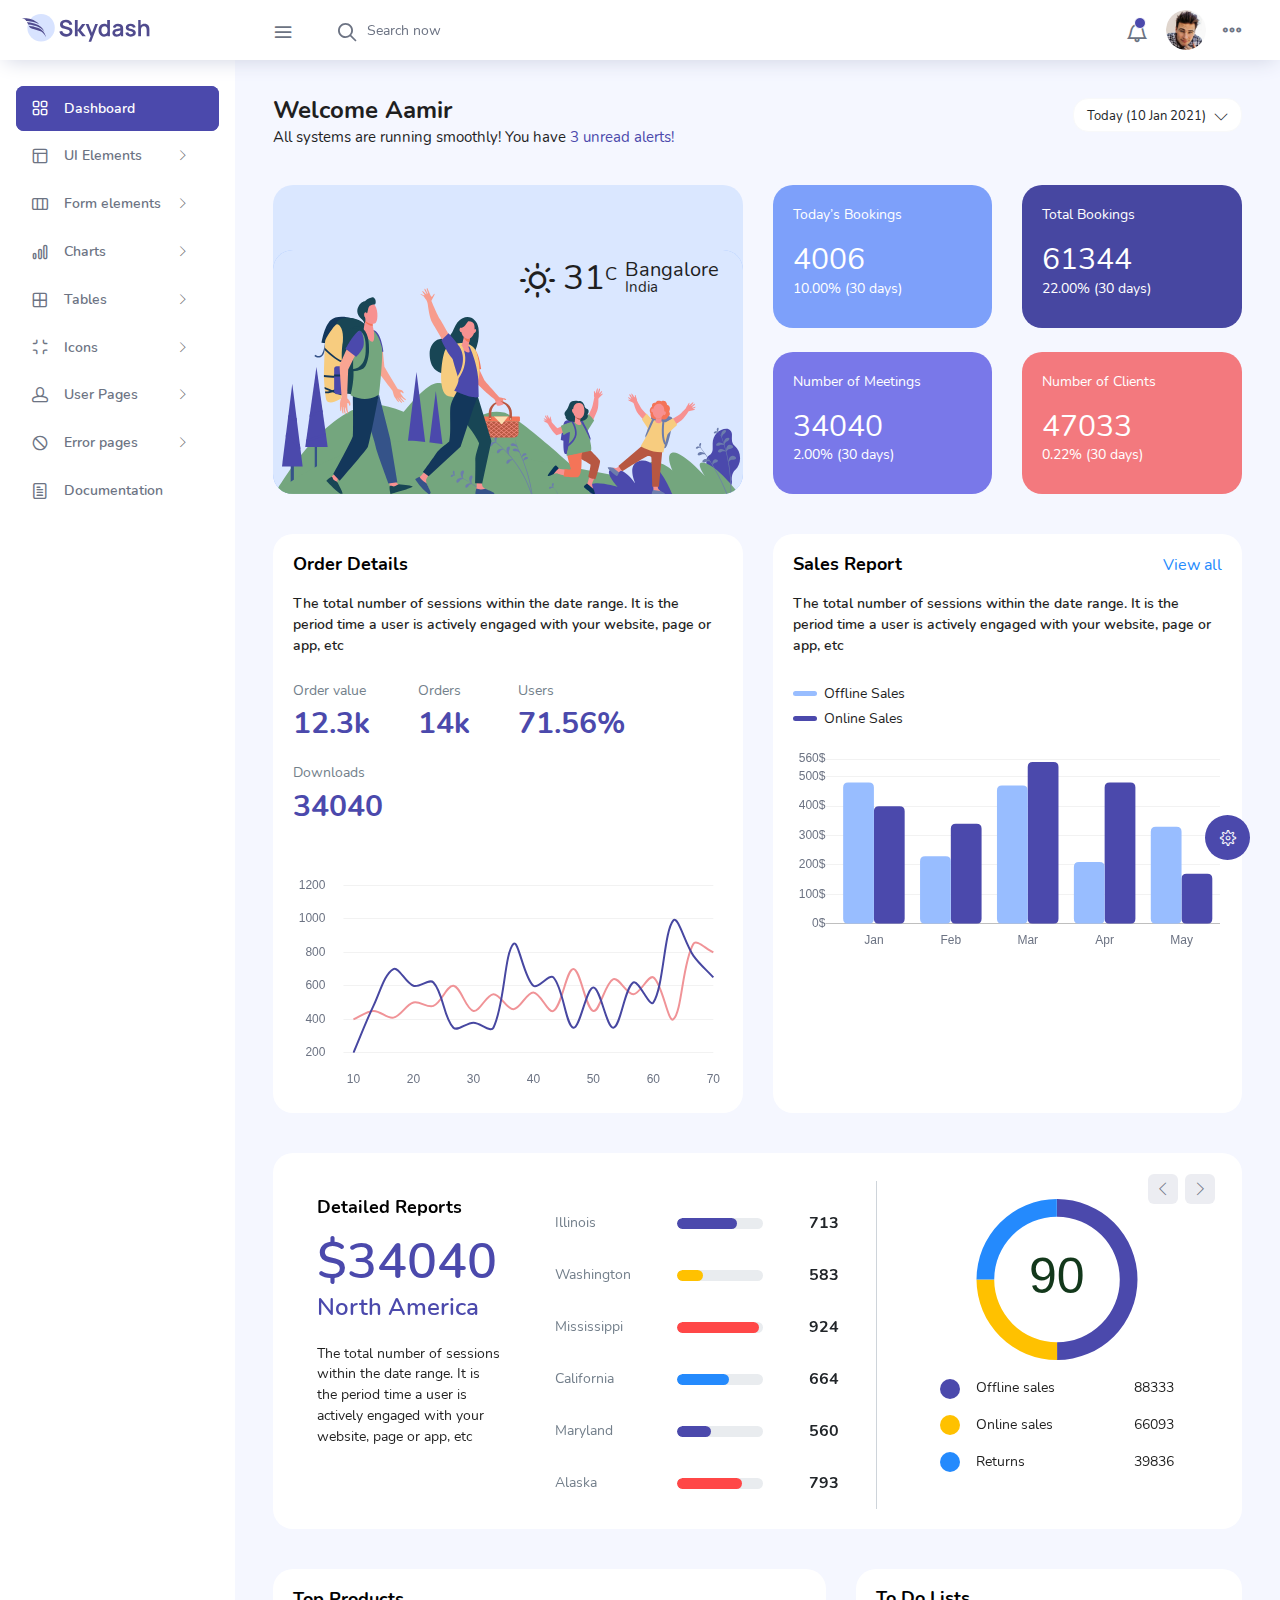
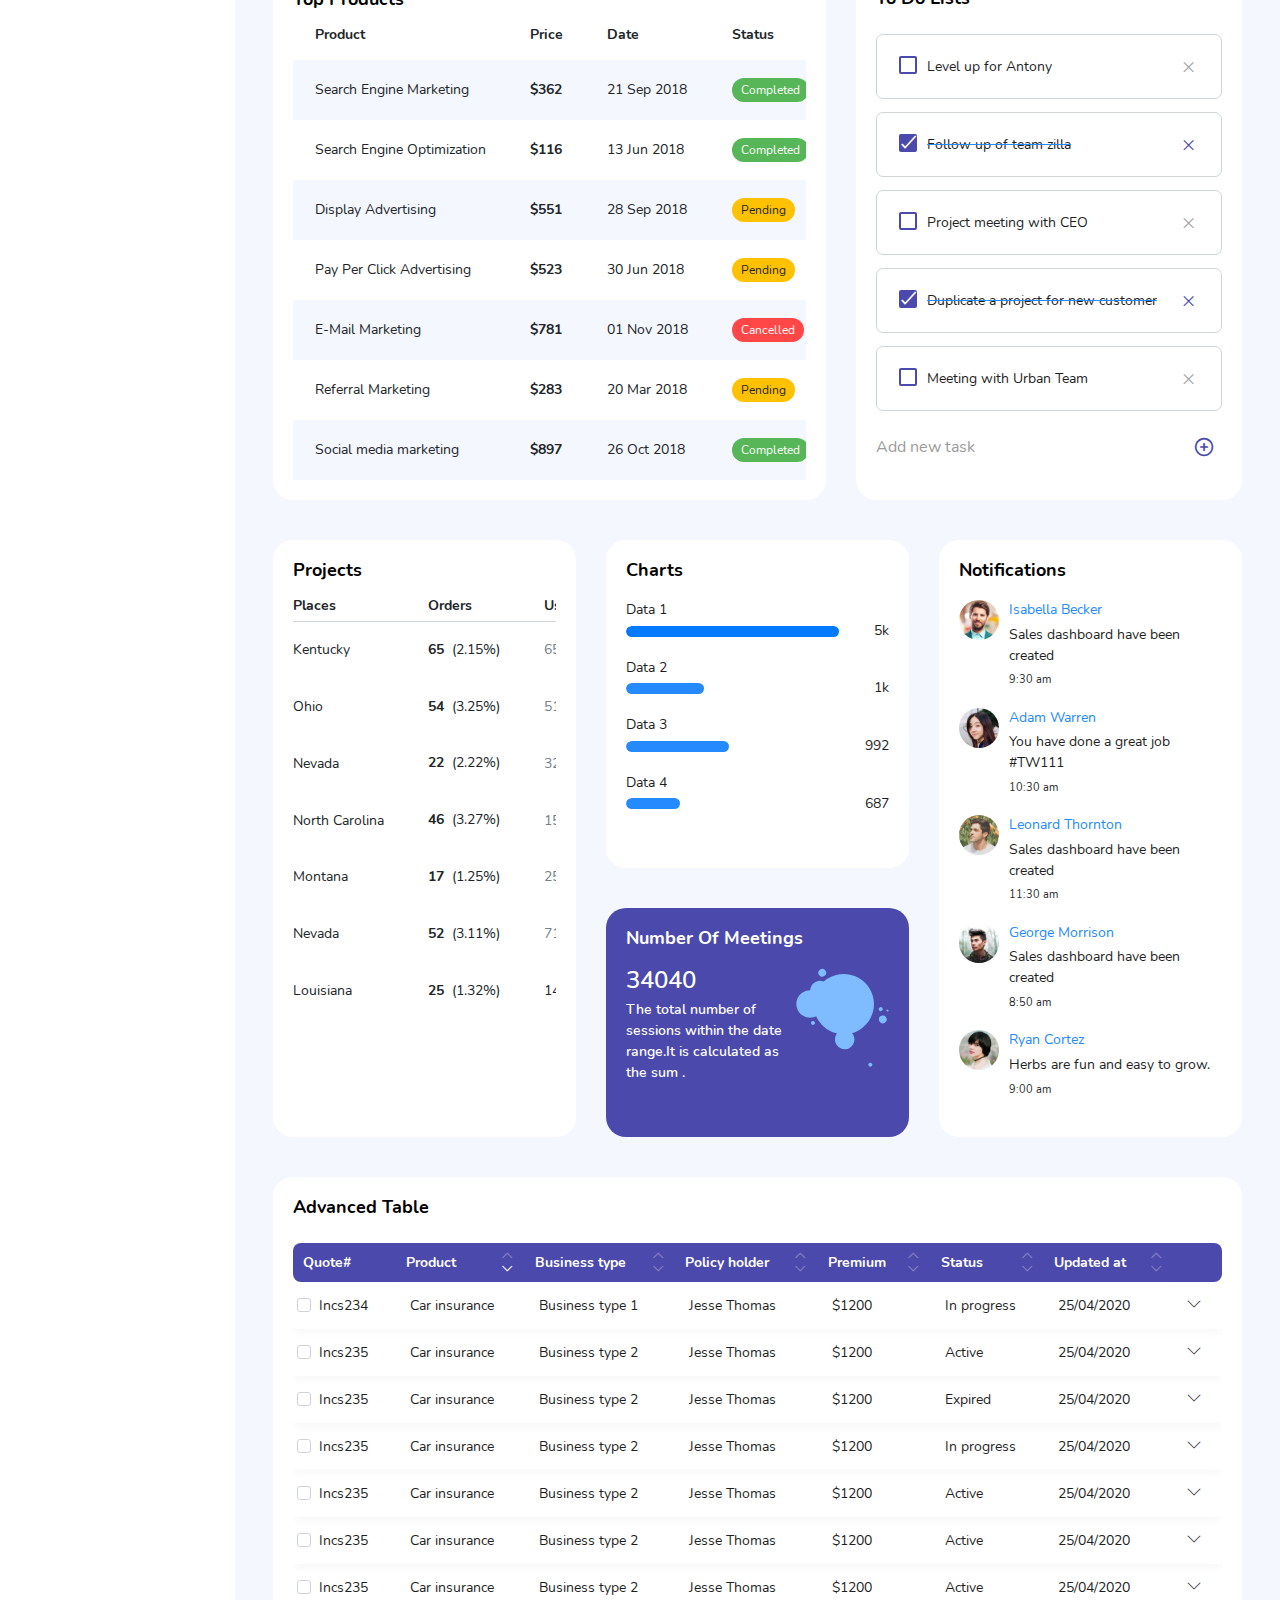
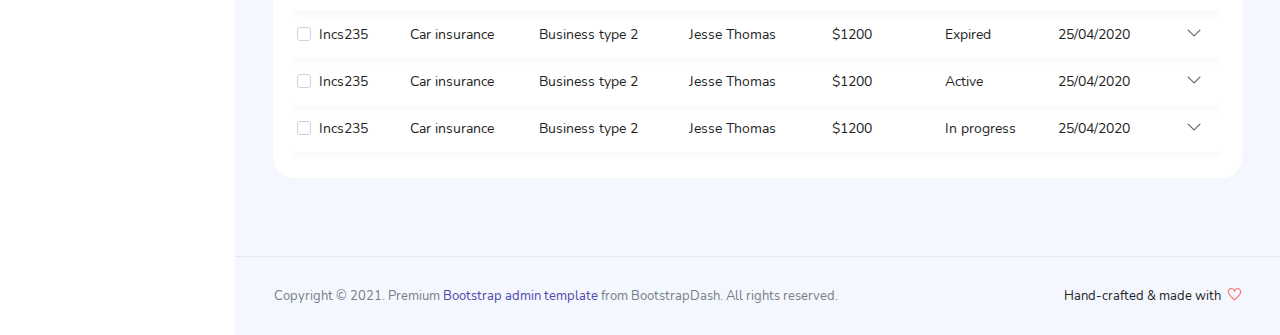
<file: assets/index.html>
<!DOCTYPE html>
<html lang="en">

<head>
  <!-- Required meta tags -->
  <meta charset="utf-8">
  <meta name="viewport" content="width=device-width, initial-scale=1, shrink-to-fit=no">
  <title>Skydash Admin</title>
  <!-- plugins:css -->
  <link rel="stylesheet" href="vendors/feather/feather.css">
  <link rel="stylesheet" href="vendors/ti-icons/css/themify-icons.css">
  <link rel="stylesheet" href="vendors/css/vendor.bundle.base.css">
  <!-- endinject -->
  <!-- Plugin css for this page -->
  <link rel="stylesheet" href="vendors/datatables.net-bs4/dataTables.bootstrap4.css">
  <link rel="stylesheet" href="vendors/ti-icons/css/themify-icons.css">
  <link rel="stylesheet" type="text/css" href="js/select.dataTables.min.css">
  <!-- End plugin css for this page -->
  <!-- inject:css -->
  <link rel="stylesheet" href="css/vertical-layout-light/style.css">
  <!-- endinject -->
  <link rel="shortcut icon" href="images/favicon.png" />
</head>
<body>
  <div class="container-scroller">
    <!-- partial:partials/_navbar.html -->
    <nav class="navbar col-lg-12 col-12 p-0 fixed-top d-flex flex-row">
      <div class="text-center navbar-brand-wrapper d-flex align-items-center justify-content-center">
        <a class="navbar-brand brand-logo mr-5" href="index.html"><img src="images/logo.svg" class="mr-2" alt="logo"/></a>
        <a class="navbar-brand brand-logo-mini" href="index.html"><img src="images/logo-mini.svg" alt="logo"/></a>
      </div>
      <div class="navbar-menu-wrapper d-flex align-items-center justify-content-end">
        <button class="navbar-toggler navbar-toggler align-self-center" type="button" data-toggle="minimize">
          <span class="icon-menu"></span>
        </button>
        <ul class="navbar-nav mr-lg-2">
          <li class="nav-item nav-search d-none d-lg-block">
            <div class="input-group">
              <div class="input-group-prepend hover-cursor" id="navbar-search-icon">
                <span class="input-group-text" id="search">
                  <i class="icon-search"></i>
                </span>
              </div>
              <input type="text" class="form-control" id="navbar-search-input" placeholder="Search now" aria-label="search" aria-describedby="search">
            </div>
          </li>
        </ul>
        <ul class="navbar-nav navbar-nav-right">
          <li class="nav-item dropdown">
            <a class="nav-link count-indicator dropdown-toggle" id="notificationDropdown" href="#" data-toggle="dropdown">
              <i class="icon-bell mx-0"></i>
              <span class="count"></span>
            </a>
            <div class="dropdown-menu dropdown-menu-right navbar-dropdown preview-list" aria-labelledby="notificationDropdown">
              <p class="mb-0 font-weight-normal float-left dropdown-header">Notifications</p>
              <a class="dropdown-item preview-item">
                <div class="preview-thumbnail">
                  <div class="preview-icon bg-success">
                    <i class="ti-info-alt mx-0"></i>
                  </div>
                </div>
                <div class="preview-item-content">
                  <h6 class="preview-subject font-weight-normal">Application Error</h6>
                  <p class="font-weight-light small-text mb-0 text-muted">
                    Just now
                  </p>
                </div>
              </a>
              <a class="dropdown-item preview-item">
                <div class="preview-thumbnail">
                  <div class="preview-icon bg-warning">
                    <i class="ti-settings mx-0"></i>
                  </div>
                </div>
                <div class="preview-item-content">
                  <h6 class="preview-subject font-weight-normal">Settings</h6>
                  <p class="font-weight-light small-text mb-0 text-muted">
                    Private message
                  </p>
                </div>
              </a>
              <a class="dropdown-item preview-item">
                <div class="preview-thumbnail">
                  <div class="preview-icon bg-info">
                    <i class="ti-user mx-0"></i>
                  </div>
                </div>
                <div class="preview-item-content">
                  <h6 class="preview-subject font-weight-normal">New user registration</h6>
                  <p class="font-weight-light small-text mb-0 text-muted">
                    2 days ago
                  </p>
                </div>
              </a>
            </div>
          </li>
          <li class="nav-item nav-profile dropdown">
            <a class="nav-link dropdown-toggle" href="#" data-toggle="dropdown" id="profileDropdown">
              <img src="images/faces/face28.jpg" alt="profile"/>
            </a>
            <div class="dropdown-menu dropdown-menu-right navbar-dropdown" aria-labelledby="profileDropdown">
              <a class="dropdown-item">
                <i class="ti-settings text-primary"></i>
                Settings
              </a>
              <a class="dropdown-item">
                <i class="ti-power-off text-primary"></i>
                Logout
              </a>
            </div>
          </li>
          <li class="nav-item nav-settings d-none d-lg-flex">
            <a class="nav-link" href="#">
              <i class="icon-ellipsis"></i>
            </a>
          </li>
        </ul>
        <button class="navbar-toggler navbar-toggler-right d-lg-none align-self-center" type="button" data-toggle="offcanvas">
          <span class="icon-menu"></span>
        </button>
      </div>
    </nav>
    <!-- partial -->
    <div class="container-fluid page-body-wrapper">
      <!-- partial:partials/_settings-panel.html -->
      <div class="theme-setting-wrapper">
        <div id="settings-trigger"><i class="ti-settings"></i></div>
        <div id="theme-settings" class="settings-panel">
          <i class="settings-close ti-close"></i>
          <p class="settings-heading">SIDEBAR SKINS</p>
          <div class="sidebar-bg-options selected" id="sidebar-light-theme"><div class="img-ss rounded-circle bg-light border mr-3"></div>Light</div>
          <div class="sidebar-bg-options" id="sidebar-dark-theme"><div class="img-ss rounded-circle bg-dark border mr-3"></div>Dark</div>
          <p class="settings-heading mt-2">HEADER SKINS</p>
          <div class="color-tiles mx-0 px-4">
            <div class="tiles success"></div>
            <div class="tiles warning"></div>
            <div class="tiles danger"></div>
            <div class="tiles info"></div>
            <div class="tiles dark"></div>
            <div class="tiles default"></div>
          </div>
        </div>
      </div>
      <div id="right-sidebar" class="settings-panel">
        <i class="settings-close ti-close"></i>
        <ul class="nav nav-tabs border-top" id="setting-panel" role="tablist">
          <li class="nav-item">
            <a class="nav-link active" id="todo-tab" data-toggle="tab" href="#todo-section" role="tab" aria-controls="todo-section" aria-expanded="true">TO DO LIST</a>
          </li>
          <li class="nav-item">
            <a class="nav-link" id="chats-tab" data-toggle="tab" href="#chats-section" role="tab" aria-controls="chats-section">CHATS</a>
          </li>
        </ul>
        <div class="tab-content" id="setting-content">
          <div class="tab-pane fade show active scroll-wrapper" id="todo-section" role="tabpanel" aria-labelledby="todo-section">
            <div class="add-items d-flex px-3 mb-0">
              <form class="form w-100">
                <div class="form-group d-flex">
                  <input type="text" class="form-control todo-list-input" placeholder="Add To-do">
                  <button type="submit" class="add btn btn-primary todo-list-add-btn" id="add-task">Add</button>
                </div>
              </form>
            </div>
            <div class="list-wrapper px-3">
              <ul class="d-flex flex-column-reverse todo-list">
                <li>
                  <div class="form-check">
                    <label class="form-check-label">
                      <input class="checkbox" type="checkbox">
                      Team review meeting at 3.00 PM
                    </label>
                  </div>
                  <i class="remove ti-close"></i>
                </li>
                <li>
                  <div class="form-check">
                    <label class="form-check-label">
                      <input class="checkbox" type="checkbox">
                      Prepare for presentation
                    </label>
                  </div>
                  <i class="remove ti-close"></i>
                </li>
                <li>
                  <div class="form-check">
                    <label class="form-check-label">
                      <input class="checkbox" type="checkbox">
                      Resolve all the low priority tickets due today
                    </label>
                  </div>
                  <i class="remove ti-close"></i>
                </li>
                <li class="completed">
                  <div class="form-check">
                    <label class="form-check-label">
                      <input class="checkbox" type="checkbox" checked>
                      Schedule meeting for next week
                    </label>
                  </div>
                  <i class="remove ti-close"></i>
                </li>
                <li class="completed">
                  <div class="form-check">
                    <label class="form-check-label">
                      <input class="checkbox" type="checkbox" checked>
                      Project review
                    </label>
                  </div>
                  <i class="remove ti-close"></i>
                </li>
              </ul>
            </div>
            <h4 class="px-3 text-muted mt-5 font-weight-light mb-0">Events</h4>
            <div class="events pt-4 px-3">
              <div class="wrapper d-flex mb-2">
                <i class="ti-control-record text-primary mr-2"></i>
                <span>Feb 11 2018</span>
              </div>
              <p class="mb-0 font-weight-thin text-gray">Creating component page build a js</p>
              <p class="text-gray mb-0">The total number of sessions</p>
            </div>
            <div class="events pt-4 px-3">
              <div class="wrapper d-flex mb-2">
                <i class="ti-control-record text-primary mr-2"></i>
                <span>Feb 7 2018</span>
              </div>
              <p class="mb-0 font-weight-thin text-gray">Meeting with Alisa</p>
              <p class="text-gray mb-0 ">Call Sarah Graves</p>
            </div>
          </div>
          <!-- To do section tab ends -->
          <div class="tab-pane fade" id="chats-section" role="tabpanel" aria-labelledby="chats-section">
            <div class="d-flex align-items-center justify-content-between border-bottom">
              <p class="settings-heading border-top-0 mb-3 pl-3 pt-0 border-bottom-0 pb-0">Friends</p>
              <small class="settings-heading border-top-0 mb-3 pt-0 border-bottom-0 pb-0 pr-3 font-weight-normal">See All</small>
            </div>
            <ul class="chat-list">
              <li class="list active">
                <div class="profile"><img src="images/faces/face1.jpg" alt="image"><span class="online"></span></div>
                <div class="info">
                  <p>Thomas Douglas</p>
                  <p>Available</p>
                </div>
                <small class="text-muted my-auto">19 min</small>
              </li>
              <li class="list">
                <div class="profile"><img src="images/faces/face2.jpg" alt="image"><span class="offline"></span></div>
                <div class="info">
                  <div class="wrapper d-flex">
                    <p>Catherine</p>
                  </div>
                  <p>Away</p>
                </div>
                <div class="badge badge-success badge-pill my-auto mx-2">4</div>
                <small class="text-muted my-auto">23 min</small>
              </li>
              <li class="list">
                <div class="profile"><img src="images/faces/face3.jpg" alt="image"><span class="online"></span></div>
                <div class="info">
                  <p>Daniel Russell</p>
                  <p>Available</p>
                </div>
                <small class="text-muted my-auto">14 min</small>
              </li>
              <li class="list">
                <div class="profile"><img src="images/faces/face4.jpg" alt="image"><span class="offline"></span></div>
                <div class="info">
                  <p>James Richardson</p>
                  <p>Away</p>
                </div>
                <small class="text-muted my-auto">2 min</small>
              </li>
              <li class="list">
                <div class="profile"><img src="images/faces/face5.jpg" alt="image"><span class="online"></span></div>
                <div class="info">
                  <p>Madeline Kennedy</p>
                  <p>Available</p>
                </div>
                <small class="text-muted my-auto">5 min</small>
              </li>
              <li class="list">
                <div class="profile"><img src="images/faces/face6.jpg" alt="image"><span class="online"></span></div>
                <div class="info">
                  <p>Sarah Graves</p>
                  <p>Available</p>
                </div>
                <small class="text-muted my-auto">47 min</small>
              </li>
            </ul>
          </div>
          <!-- chat tab ends -->
        </div>
      </div>
      <!-- partial -->
      <!-- partial:partials/_sidebar.html -->
      <nav class="sidebar sidebar-offcanvas" id="sidebar">
        <ul class="nav">
          <li class="nav-item">
            <a class="nav-link" href="index.html">
              <i class="icon-grid menu-icon"></i>
              <span class="menu-title">Dashboard</span>
            </a>
          </li>
          <li class="nav-item">
            <a class="nav-link" data-toggle="collapse" href="#ui-basic" aria-expanded="false" aria-controls="ui-basic">
              <i class="icon-layout menu-icon"></i>
              <span class="menu-title">UI Elements</span>
              <i class="menu-arrow"></i>
            </a>
            <div class="collapse" id="ui-basic">
              <ul class="nav flex-column sub-menu">
                <li class="nav-item"> <a class="nav-link" href="pages/ui-features/buttons.html">Buttons</a></li>
                <li class="nav-item"> <a class="nav-link" href="pages/ui-features/dropdowns.html">Dropdowns</a></li>
                <li class="nav-item"> <a class="nav-link" href="pages/ui-features/typography.html">Typography</a></li>
              </ul>
            </div>
          </li>
          <li class="nav-item">
            <a class="nav-link" data-toggle="collapse" href="#form-elements" aria-expanded="false" aria-controls="form-elements">
              <i class="icon-columns menu-icon"></i>
              <span class="menu-title">Form elements</span>
              <i class="menu-arrow"></i>
            </a>
            <div class="collapse" id="form-elements">
              <ul class="nav flex-column sub-menu">
                <li class="nav-item"><a class="nav-link" href="pages/forms/basic_elements.html">Basic Elements</a></li>
              </ul>
            </div>
          </li>
          <li class="nav-item">
            <a class="nav-link" data-toggle="collapse" href="#charts" aria-expanded="false" aria-controls="charts">
              <i class="icon-bar-graph menu-icon"></i>
              <span class="menu-title">Charts</span>
              <i class="menu-arrow"></i>
            </a>
            <div class="collapse" id="charts">
              <ul class="nav flex-column sub-menu">
                <li class="nav-item"> <a class="nav-link" href="pages/charts/chartjs.html">ChartJs</a></li>
              </ul>
            </div>
          </li>
          <li class="nav-item">
            <a class="nav-link" data-toggle="collapse" href="#tables" aria-expanded="false" aria-controls="tables">
              <i class="icon-grid-2 menu-icon"></i>
              <span class="menu-title">Tables</span>
              <i class="menu-arrow"></i>
            </a>
            <div class="collapse" id="tables">
              <ul class="nav flex-column sub-menu">
                <li class="nav-item"> <a class="nav-link" href="pages/tables/basic-table.html">Basic table</a></li>
              </ul>
            </div>
          </li>
          <li class="nav-item">
            <a class="nav-link" data-toggle="collapse" href="#icons" aria-expanded="false" aria-controls="icons">
              <i class="icon-contract menu-icon"></i>
              <span class="menu-title">Icons</span>
              <i class="menu-arrow"></i>
            </a>
            <div class="collapse" id="icons">
              <ul class="nav flex-column sub-menu">
                <li class="nav-item"> <a class="nav-link" href="pages/icons/mdi.html">Mdi icons</a></li>
              </ul>
            </div>
          </li>
          <li class="nav-item">
            <a class="nav-link" data-toggle="collapse" href="#auth" aria-expanded="false" aria-controls="auth">
              <i class="icon-head menu-icon"></i>
              <span class="menu-title">User Pages</span>
              <i class="menu-arrow"></i>
            </a>
            <div class="collapse" id="auth">
              <ul class="nav flex-column sub-menu">
                <li class="nav-item"> <a class="nav-link" href="pages/samples/login.html"> Login </a></li>
                <li class="nav-item"> <a class="nav-link" href="pages/samples/register.html"> Register </a></li>
              </ul>
            </div>
          </li>
          <li class="nav-item">
            <a class="nav-link" data-toggle="collapse" href="#error" aria-expanded="false" aria-controls="error">
              <i class="icon-ban menu-icon"></i>
              <span class="menu-title">Error pages</span>
              <i class="menu-arrow"></i>
            </a>
            <div class="collapse" id="error">
              <ul class="nav flex-column sub-menu">
                <li class="nav-item"> <a class="nav-link" href="pages/samples/error-404.html"> 404 </a></li>
                <li class="nav-item"> <a class="nav-link" href="pages/samples/error-500.html"> 500 </a></li>
              </ul>
            </div>
          </li>
          <li class="nav-item">
            <a class="nav-link" href="pages/documentation/documentation.html">
              <i class="icon-paper menu-icon"></i>
              <span class="menu-title">Documentation</span>
            </a>
          </li>
        </ul>
      </nav>
      <!-- partial -->
      <div class="main-panel">
        <div class="content-wrapper">
          <div class="row">
            <div class="col-md-12 grid-margin">
              <div class="row">
                <div class="col-12 col-xl-8 mb-4 mb-xl-0">
                  <h3 class="font-weight-bold">Welcome Aamir</h3>
                  <h6 class="font-weight-normal mb-0">All systems are running smoothly! You have <span class="text-primary">3 unread alerts!</span></h6>
                </div>
                <div class="col-12 col-xl-4">
                 <div class="justify-content-end d-flex">
                  <div class="dropdown flex-md-grow-1 flex-xl-grow-0">
                    <button class="btn btn-sm btn-light bg-white dropdown-toggle" type="button" id="dropdownMenuDate2" data-toggle="dropdown" aria-haspopup="true" aria-expanded="true">
                     <i class="mdi mdi-calendar"></i> Today (10 Jan 2021)
                    </button>
                    <div class="dropdown-menu dropdown-menu-right" aria-labelledby="dropdownMenuDate2">
                      <a class="dropdown-item" href="#">January - March</a>
                      <a class="dropdown-item" href="#">March - June</a>
                      <a class="dropdown-item" href="#">June - August</a>
                      <a class="dropdown-item" href="#">August - November</a>
                    </div>
                  </div>
                 </div>
                </div>
              </div>
            </div>
          </div>
          <div class="row">
            <div class="col-md-6 grid-margin stretch-card">
              <div class="card tale-bg">
                <div class="card-people mt-auto">
                  <img src="images/dashboard/people.svg" alt="people">
                  <div class="weather-info">
                    <div class="d-flex">
                      <div>
                        <h2 class="mb-0 font-weight-normal"><i class="icon-sun mr-2"></i>31<sup>C</sup></h2>
                      </div>
                      <div class="ml-2">
                        <h4 class="location font-weight-normal">Bangalore</h4>
                        <h6 class="font-weight-normal">India</h6>
                      </div>
                    </div>
                  </div>
                </div>
              </div>
            </div>
            <div class="col-md-6 grid-margin transparent">
              <div class="row">
                <div class="col-md-6 mb-4 stretch-card transparent">
                  <div class="card card-tale">
                    <div class="card-body">
                      <p class="mb-4">Today’s Bookings</p>
                      <p class="fs-30 mb-2">4006</p>
                      <p>10.00% (30 days)</p>
                    </div>
                  </div>
                </div>
                <div class="col-md-6 mb-4 stretch-card transparent">
                  <div class="card card-dark-blue">
                    <div class="card-body">
                      <p class="mb-4">Total Bookings</p>
                      <p class="fs-30 mb-2">61344</p>
                      <p>22.00% (30 days)</p>
                    </div>
                  </div>
                </div>
              </div>
              <div class="row">
                <div class="col-md-6 mb-4 mb-lg-0 stretch-card transparent">
                  <div class="card card-light-blue">
                    <div class="card-body">
                      <p class="mb-4">Number of Meetings</p>
                      <p class="fs-30 mb-2">34040</p>
                      <p>2.00% (30 days)</p>
                    </div>
                  </div>
                </div>
                <div class="col-md-6 stretch-card transparent">
                  <div class="card card-light-danger">
                    <div class="card-body">
                      <p class="mb-4">Number of Clients</p>
                      <p class="fs-30 mb-2">47033</p>
                      <p>0.22% (30 days)</p>
                    </div>
                  </div>
                </div>
              </div>
            </div>
          </div>
          <div class="row">
            <div class="col-md-6 grid-margin stretch-card">
              <div class="card">
                <div class="card-body">
                  <p class="card-title">Order Details</p>
                  <p class="font-weight-500">The total number of sessions within the date range. It is the period time a user is actively engaged with your website, page or app, etc</p>
                  <div class="d-flex flex-wrap mb-5">
                    <div class="mr-5 mt-3">
                      <p class="text-muted">Order value</p>
                      <h3 class="text-primary fs-30 font-weight-medium">12.3k</h3>
                    </div>
                    <div class="mr-5 mt-3">
                      <p class="text-muted">Orders</p>
                      <h3 class="text-primary fs-30 font-weight-medium">14k</h3>
                    </div>
                    <div class="mr-5 mt-3">
                      <p class="text-muted">Users</p>
                      <h3 class="text-primary fs-30 font-weight-medium">71.56%</h3>
                    </div>
                    <div class="mt-3">
                      <p class="text-muted">Downloads</p>
                      <h3 class="text-primary fs-30 font-weight-medium">34040</h3>
                    </div> 
                  </div>
                  <canvas id="order-chart"></canvas>
                </div>
              </div>
            </div>
            <div class="col-md-6 grid-margin stretch-card">
              <div class="card">
                <div class="card-body">
                 <div class="d-flex justify-content-between">
                  <p class="card-title">Sales Report</p>
                  <a href="#" class="text-info">View all</a>
                 </div>
                  <p class="font-weight-500">The total number of sessions within the date range. It is the period time a user is actively engaged with your website, page or app, etc</p>
                  <div id="sales-legend" class="chartjs-legend mt-4 mb-2"></div>
                  <canvas id="sales-chart"></canvas>
                </div>
              </div>
            </div>
          </div>
          <div class="row">
            <div class="col-md-12 grid-margin stretch-card">
              <div class="card position-relative">
                <div class="card-body">
                  <div id="detailedReports" class="carousel slide detailed-report-carousel position-static pt-2" data-ride="carousel">
                    <div class="carousel-inner">
                      <div class="carousel-item active">
                        <div class="row">
                          <div class="col-md-12 col-xl-3 d-flex flex-column justify-content-start">
                            <div class="ml-xl-4 mt-3">
                            <p class="card-title">Detailed Reports</p>
                              <h1 class="text-primary">$34040</h1>
                              <h3 class="font-weight-500 mb-xl-4 text-primary">North America</h3>
                              <p class="mb-2 mb-xl-0">The total number of sessions within the date range. It is the period time a user is actively engaged with your website, page or app, etc</p>
                            </div>  
                            </div>
                          <div class="col-md-12 col-xl-9">
                            <div class="row">
                              <div class="col-md-6 border-right">
                                <div class="table-responsive mb-3 mb-md-0 mt-3">
                                  <table class="table table-borderless report-table">
                                    <tr>
                                      <td class="text-muted">Illinois</td>
                                      <td class="w-100 px-0">
                                        <div class="progress progress-md mx-4">
                                          <div class="progress-bar bg-primary" role="progressbar" style="width: 70%" aria-valuenow="70" aria-valuemin="0" aria-valuemax="100"></div>
                                        </div>
                                      </td>
                                      <td><h5 class="font-weight-bold mb-0">713</h5></td>
                                    </tr>
                                    <tr>
                                      <td class="text-muted">Washington</td>
                                      <td class="w-100 px-0">
                                        <div class="progress progress-md mx-4">
                                          <div class="progress-bar bg-warning" role="progressbar" style="width: 30%" aria-valuenow="30" aria-valuemin="0" aria-valuemax="100"></div>
                                        </div>
                                      </td>
                                      <td><h5 class="font-weight-bold mb-0">583</h5></td>
                                    </tr>
                                    <tr>
                                      <td class="text-muted">Mississippi</td>
                                      <td class="w-100 px-0">
                                        <div class="progress progress-md mx-4">
                                          <div class="progress-bar bg-danger" role="progressbar" style="width: 95%" aria-valuenow="95" aria-valuemin="0" aria-valuemax="100"></div>
                                        </div>
                                      </td>
                                      <td><h5 class="font-weight-bold mb-0">924</h5></td>
                                    </tr>
                                    <tr>
                                      <td class="text-muted">California</td>
                                      <td class="w-100 px-0">
                                        <div class="progress progress-md mx-4">
                                          <div class="progress-bar bg-info" role="progressbar" style="width: 60%" aria-valuenow="60" aria-valuemin="0" aria-valuemax="100"></div>
                                        </div>
                                      </td>
                                      <td><h5 class="font-weight-bold mb-0">664</h5></td>
                                    </tr>
                                    <tr>
                                      <td class="text-muted">Maryland</td>
                                      <td class="w-100 px-0">
                                        <div class="progress progress-md mx-4">
                                          <div class="progress-bar bg-primary" role="progressbar" style="width: 40%" aria-valuenow="40" aria-valuemin="0" aria-valuemax="100"></div>
                                        </div>
                                      </td>
                                      <td><h5 class="font-weight-bold mb-0">560</h5></td>
                                    </tr>
                                    <tr>
                                      <td class="text-muted">Alaska</td>
                                      <td class="w-100 px-0">
                                        <div class="progress progress-md mx-4">
                                          <div class="progress-bar bg-danger" role="progressbar" style="width: 75%" aria-valuenow="75" aria-valuemin="0" aria-valuemax="100"></div>
                                        </div>
                                      </td>
                                      <td><h5 class="font-weight-bold mb-0">793</h5></td>
                                    </tr>
                                  </table>
                                </div>
                              </div>
                              <div class="col-md-6 mt-3">
                                <canvas id="north-america-chart"></canvas>
                                <div id="north-america-legend"></div>
                              </div>
                            </div>
                          </div>
                        </div>
                      </div>
                      <div class="carousel-item">
                        <div class="row">
                          <div class="col-md-12 col-xl-3 d-flex flex-column justify-content-start">
                            <div class="ml-xl-4 mt-3">
                            <p class="card-title">Detailed Reports</p>
                              <h1 class="text-primary">$34040</h1>
                              <h3 class="font-weight-500 mb-xl-4 text-primary">North America</h3>
                              <p class="mb-2 mb-xl-0">The total number of sessions within the date range. It is the period time a user is actively engaged with your website, page or app, etc</p>
                            </div>  
                            </div>
                          <div class="col-md-12 col-xl-9">
                            <div class="row">
                              <div class="col-md-6 border-right">
                                <div class="table-responsive mb-3 mb-md-0 mt-3">
                                  <table class="table table-borderless report-table">
                                    <tr>
                                      <td class="text-muted">Illinois</td>
                                      <td class="w-100 px-0">
                                        <div class="progress progress-md mx-4">
                                          <div class="progress-bar bg-primary" role="progressbar" style="width: 70%" aria-valuenow="70" aria-valuemin="0" aria-valuemax="100"></div>
                                        </div>
                                      </td>
                                      <td><h5 class="font-weight-bold mb-0">713</h5></td>
                                    </tr>
                                    <tr>
                                      <td class="text-muted">Washington</td>
                                      <td class="w-100 px-0">
                                        <div class="progress progress-md mx-4">
                                          <div class="progress-bar bg-warning" role="progressbar" style="width: 30%" aria-valuenow="30" aria-valuemin="0" aria-valuemax="100"></div>
                                        </div>
                                      </td>
                                      <td><h5 class="font-weight-bold mb-0">583</h5></td>
                                    </tr>
                                    <tr>
                                      <td class="text-muted">Mississippi</td>
                                      <td class="w-100 px-0">
                                        <div class="progress progress-md mx-4">
                                          <div class="progress-bar bg-danger" role="progressbar" style="width: 95%" aria-valuenow="95" aria-valuemin="0" aria-valuemax="100"></div>
                                        </div>
                                      </td>
                                      <td><h5 class="font-weight-bold mb-0">924</h5></td>
                                    </tr>
                                    <tr>
                                      <td class="text-muted">California</td>
                                      <td class="w-100 px-0">
                                        <div class="progress progress-md mx-4">
                                          <div class="progress-bar bg-info" role="progressbar" style="width: 60%" aria-valuenow="60" aria-valuemin="0" aria-valuemax="100"></div>
                                        </div>
                                      </td>
                                      <td><h5 class="font-weight-bold mb-0">664</h5></td>
                                    </tr>
                                    <tr>
                                      <td class="text-muted">Maryland</td>
                                      <td class="w-100 px-0">
                                        <div class="progress progress-md mx-4">
                                          <div class="progress-bar bg-primary" role="progressbar" style="width: 40%" aria-valuenow="40" aria-valuemin="0" aria-valuemax="100"></div>
                                        </div>
                                      </td>
                                      <td><h5 class="font-weight-bold mb-0">560</h5></td>
                                    </tr>
                                    <tr>
                                      <td class="text-muted">Alaska</td>
                                      <td class="w-100 px-0">
                                        <div class="progress progress-md mx-4">
                                          <div class="progress-bar bg-danger" role="progressbar" style="width: 75%" aria-valuenow="75" aria-valuemin="0" aria-valuemax="100"></div>
                                        </div>
                                      </td>
                                      <td><h5 class="font-weight-bold mb-0">793</h5></td>
                                    </tr>
                                  </table>
                                </div>
                              </div>
                              <div class="col-md-6 mt-3">
                                <canvas id="south-america-chart"></canvas>
                                <div id="south-america-legend"></div>
                              </div>
                            </div>
                          </div>
                        </div>
                      </div>
                    </div>
                    <a class="carousel-control-prev" href="#detailedReports" role="button" data-slide="prev">
                      <span class="carousel-control-prev-icon" aria-hidden="true"></span>
                      <span class="sr-only">Previous</span>
                    </a>
                    <a class="carousel-control-next" href="#detailedReports" role="button" data-slide="next">
                      <span class="carousel-control-next-icon" aria-hidden="true"></span>
                      <span class="sr-only">Next</span>
                    </a>
                  </div>
                </div>
              </div>
            </div>
          </div>
          <div class="row">
            <div class="col-md-7 grid-margin stretch-card">
              <div class="card">
                <div class="card-body">
                  <p class="card-title mb-0">Top Products</p>
                  <div class="table-responsive">
                    <table class="table table-striped table-borderless">
                      <thead>
                        <tr>
                          <th>Product</th>
                          <th>Price</th>
                          <th>Date</th>
                          <th>Status</th>
                        </tr>  
                      </thead>
                      <tbody>
                        <tr>
                          <td>Search Engine Marketing</td>
                          <td class="font-weight-bold">$362</td>
                          <td>21 Sep 2018</td>
                          <td class="font-weight-medium"><div class="badge badge-success">Completed</div></td>
                        </tr>
                        <tr>
                          <td>Search Engine Optimization</td>
                          <td class="font-weight-bold">$116</td>
                          <td>13 Jun 2018</td>
                          <td class="font-weight-medium"><div class="badge badge-success">Completed</div></td>
                        </tr>
                        <tr>
                          <td>Display Advertising</td>
                          <td class="font-weight-bold">$551</td>
                          <td>28 Sep 2018</td>
                          <td class="font-weight-medium"><div class="badge badge-warning">Pending</div></td>
                        </tr>
                        <tr>
                          <td>Pay Per Click Advertising</td>
                          <td class="font-weight-bold">$523</td>
                          <td>30 Jun 2018</td>
                          <td class="font-weight-medium"><div class="badge badge-warning">Pending</div></td>
                        </tr>
                        <tr>
                          <td>E-Mail Marketing</td>
                          <td class="font-weight-bold">$781</td>
                          <td>01 Nov 2018</td>
                          <td class="font-weight-medium"><div class="badge badge-danger">Cancelled</div></td>
                        </tr>
                        <tr>
                          <td>Referral Marketing</td>
                          <td class="font-weight-bold">$283</td>
                          <td>20 Mar 2018</td>
                          <td class="font-weight-medium"><div class="badge badge-warning">Pending</div></td>
                        </tr>
                        <tr>
                          <td>Social media marketing</td>
                          <td class="font-weight-bold">$897</td>
                          <td>26 Oct 2018</td>
                          <td class="font-weight-medium"><div class="badge badge-success">Completed</div></td>
                        </tr>
                      </tbody>
                    </table>
                  </div>
                </div>
              </div>
            </div>
            <div class="col-md-5 grid-margin stretch-card">
							<div class="card">
								<div class="card-body">
									<h4 class="card-title">To Do Lists</h4>
									<div class="list-wrapper pt-2">
										<ul class="d-flex flex-column-reverse todo-list todo-list-custom">
											<li>
												<div class="form-check form-check-flat">
													<label class="form-check-label">
														<input class="checkbox" type="checkbox">
														Meeting with Urban Team
													</label>
												</div>
												<i class="remove ti-close"></i>
											</li>
											<li class="completed">
												<div class="form-check form-check-flat">
													<label class="form-check-label">
														<input class="checkbox" type="checkbox" checked>
														Duplicate a project for new customer
													</label>
												</div>
												<i class="remove ti-close"></i>
											</li>
											<li>
												<div class="form-check form-check-flat">
													<label class="form-check-label">
														<input class="checkbox" type="checkbox">
														Project meeting with CEO
													</label>
												</div>
												<i class="remove ti-close"></i>
											</li>
											<li class="completed">
												<div class="form-check form-check-flat">
													<label class="form-check-label">
														<input class="checkbox" type="checkbox" checked>
														Follow up of team zilla
													</label>
												</div>
												<i class="remove ti-close"></i>
											</li>
											<li>
												<div class="form-check form-check-flat">
													<label class="form-check-label">
														<input class="checkbox" type="checkbox">
														Level up for Antony
													</label>
												</div>
												<i class="remove ti-close"></i>
											</li>
										</ul>
                  </div>
                  <div class="add-items d-flex mb-0 mt-2">
										<input type="text" class="form-control todo-list-input"  placeholder="Add new task">
										<button class="add btn btn-icon text-primary todo-list-add-btn bg-transparent"><i class="icon-circle-plus"></i></button>
									</div>
								</div>
							</div>
            </div>
          </div>
          <div class="row">
            <div class="col-md-4 stretch-card grid-margin">
              <div class="card">
                <div class="card-body">
                  <p class="card-title mb-0">Projects</p>
                  <div class="table-responsive">
                    <table class="table table-borderless">
                      <thead>
                        <tr>
                          <th class="pl-0  pb-2 border-bottom">Places</th>
                          <th class="border-bottom pb-2">Orders</th>
                          <th class="border-bottom pb-2">Users</th>
                        </tr>
                      </thead>
                      <tbody>
                        <tr>
                          <td class="pl-0">Kentucky</td>
                          <td><p class="mb-0"><span class="font-weight-bold mr-2">65</span>(2.15%)</p></td>
                          <td class="text-muted">65</td>
                        </tr>
                        <tr>
                          <td class="pl-0">Ohio</td>
                          <td><p class="mb-0"><span class="font-weight-bold mr-2">54</span>(3.25%)</p></td>
                          <td class="text-muted">51</td>
                        </tr>
                        <tr>
                          <td class="pl-0">Nevada</td>
                          <td><p class="mb-0"><span class="font-weight-bold mr-2">22</span>(2.22%)</p></td>
                          <td class="text-muted">32</td>
                        </tr>
                        <tr>
                          <td class="pl-0">North Carolina</td>
                          <td><p class="mb-0"><span class="font-weight-bold mr-2">46</span>(3.27%)</p></td>
                          <td class="text-muted">15</td>
                        </tr>
                        <tr>
                          <td class="pl-0">Montana</td>
                          <td><p class="mb-0"><span class="font-weight-bold mr-2">17</span>(1.25%)</p></td>
                          <td class="text-muted">25</td>
                        </tr>
                        <tr>
                          <td class="pl-0">Nevada</td>
                          <td><p class="mb-0"><span class="font-weight-bold mr-2">52</span>(3.11%)</p></td>
                          <td class="text-muted">71</td>
                        </tr>
                        <tr>
                          <td class="pl-0 pb-0">Louisiana</td>
                          <td class="pb-0"><p class="mb-0"><span class="font-weight-bold mr-2">25</span>(1.32%)</p></td>
                          <td class="pb-0">14</td>
                        </tr>
                      </tbody>
                    </table>
                  </div>
                </div>
              </div>
            </div>
            <div class="col-md-4 stretch-card grid-margin">
              <div class="row">
                <div class="col-md-12 grid-margin stretch-card">
                  <div class="card">
                    <div class="card-body">
                      <p class="card-title">Charts</p>
                      <div class="charts-data">
                        <div class="mt-3">
                          <p class="mb-0">Data 1</p>
                          <div class="d-flex justify-content-between align-items-center">
                            <div class="progress progress-md flex-grow-1 mr-4">
                              <div class="progress-bar bg-inf0" role="progressbar" style="width: 95%" aria-valuenow="95" aria-valuemin="0" aria-valuemax="100"></div>
                            </div>
                            <p class="mb-0">5k</p>
                          </div>
                        </div>
                        <div class="mt-3">
                          <p class="mb-0">Data 2</p>
                          <div class="d-flex justify-content-between align-items-center">
                            <div class="progress progress-md flex-grow-1 mr-4">
                              <div class="progress-bar bg-info" role="progressbar" style="width: 35%" aria-valuenow="35" aria-valuemin="0" aria-valuemax="100"></div>
                            </div>
                            <p class="mb-0">1k</p>
                          </div>
                        </div>
                        <div class="mt-3">
                          <p class="mb-0">Data 3</p>
                          <div class="d-flex justify-content-between align-items-center">
                            <div class="progress progress-md flex-grow-1 mr-4">
                              <div class="progress-bar bg-info" role="progressbar" style="width: 48%" aria-valuenow="48" aria-valuemin="0" aria-valuemax="100"></div>
                            </div>
                            <p class="mb-0">992</p>
                          </div>
                        </div>
                        <div class="mt-3">
                          <p class="mb-0">Data 4</p>
                          <div class="d-flex justify-content-between align-items-center">
                            <div class="progress progress-md flex-grow-1 mr-4">
                              <div class="progress-bar bg-info" role="progressbar" style="width: 25%" aria-valuenow="25" aria-valuemin="0" aria-valuemax="100"></div>
                            </div>
                            <p class="mb-0">687</p>
                          </div>
                        </div>
                      </div>  
                    </div>
                  </div>
                </div>
                <div class="col-md-12 stretch-card grid-margin grid-margin-md-0">
                  <div class="card data-icon-card-primary">
                    <div class="card-body">
                      <p class="card-title text-white">Number of Meetings</p>                      
                      <div class="row">
                        <div class="col-8 text-white">
                          <h3>34040</h3>
                          <p class="text-white font-weight-500 mb-0">The total number of sessions within the date range.It is calculated as the sum . </p>
                        </div>
                        <div class="col-4 background-icon">
                        </div>
                      </div>
                    </div>
                  </div>
                </div>
              </div>
            </div>
            <div class="col-md-4 stretch-card grid-margin">
              <div class="card">
                <div class="card-body">
                  <p class="card-title">Notifications</p>
                  <ul class="icon-data-list">
                    <li>
                      <div class="d-flex">
                        <img src="images/faces/face1.jpg" alt="user">
                        <div>
                          <p class="text-info mb-1">Isabella Becker</p>
                          <p class="mb-0">Sales dashboard have been created</p>
                          <small>9:30 am</small>
                        </div>
                      </div>
                    </li>
                    <li>
                      <div class="d-flex">
                        <img src="images/faces/face2.jpg" alt="user">
                        <div>
                          <p class="text-info mb-1">Adam Warren</p>
                          <p class="mb-0">You have done a great job #TW111</p>
                          <small>10:30 am</small>
                        </div>
                      </div>
                    </li>
                    <li>
                      <div class="d-flex">
                      <img src="images/faces/face3.jpg" alt="user">
                     <div>
                      <p class="text-info mb-1">Leonard Thornton</p>
                      <p class="mb-0">Sales dashboard have been created</p>
                      <small>11:30 am</small>
                     </div>
                      </div>
                    </li>
                    <li>
                      <div class="d-flex">
                        <img src="images/faces/face4.jpg" alt="user">
                        <div>
                          <p class="text-info mb-1">George Morrison</p>
                          <p class="mb-0">Sales dashboard have been created</p>
                          <small>8:50 am</small>
                        </div>
                      </div>
                    </li>
                    <li>
                      <div class="d-flex">
                        <img src="images/faces/face5.jpg" alt="user">
                        <div>
                        <p class="text-info mb-1">Ryan Cortez</p>
                        <p class="mb-0">Herbs are fun and easy to grow.</p>
                        <small>9:00 am</small>
                        </div>
                      </div>
                    </li>
                  </ul>
                </div>
              </div>
            </div>
          </div>
          <div class="row">
            <div class="col-md-12 grid-margin stretch-card">
              <div class="card">
                <div class="card-body">
                  <p class="card-title">Advanced Table</p>
                  <div class="row">
                    <div class="col-12">
                      <div class="table-responsive">
                        <table id="example" class="display expandable-table" style="width:100%">
                          <thead>
                            <tr>
                              <th>Quote#</th>
                              <th>Product</th>
                              <th>Business type</th>
                              <th>Policy holder</th>
                              <th>Premium</th>
                              <th>Status</th>
                              <th>Updated at</th>
                              <th></th>
                            </tr>
                          </thead>
                      </table>
                      </div>
                    </div>
                  </div>
                  </div>
                </div>
              </div>
            </div>
        </div>
        <!-- content-wrapper ends -->
        <!-- partial:partials/_footer.html -->
        <footer class="footer">
          <div class="d-sm-flex justify-content-center justify-content-sm-between">
            <span class="text-muted text-center text-sm-left d-block d-sm-inline-block">Copyright © 2021.  Premium <a href="https://www.bootstrapdash.com/" target="_blank">Bootstrap admin template</a> from BootstrapDash. All rights reserved.</span>
            <span class="float-none float-sm-right d-block mt-1 mt-sm-0 text-center">Hand-crafted & made with <i class="ti-heart text-danger ml-1"></i></span>
          </div>
        </footer>
        <!-- partial -->
      </div>
      <!-- main-panel ends -->
    </div>
    <!-- page-body-wrapper ends -->
  </div>
  <!-- container-scroller -->

  <!-- plugins:js -->
  <script src="vendors/js/vendor.bundle.base.js"></script>
  <!-- endinject -->
  <!-- Plugin js for this page -->
  <script src="vendors/chart.js/Chart.min.js"></script>
  <script src="vendors/datatables.net/jquery.dataTables.js"></script>
  <script src="vendors/datatables.net-bs4/dataTables.bootstrap4.js"></script>
  <script src="js/dataTables.select.min.js"></script>

  <!-- End plugin js for this page -->
  <!-- inject:js -->
  <script src="js/off-canvas.js"></script>
  <script src="js/hoverable-collapse.js"></script>
  <script src="js/template.js"></script>
  <script src="js/settings.js"></script>
  <script src="js/todolist.js"></script>
  <!-- endinject -->
  <!-- Custom js for this page-->
  <script src="js/dashboard.js"></script>
  <script src="js/Chart.roundedBarCharts.js"></script>
  <!-- End custom js for this page-->
</body>

</html>
</file>
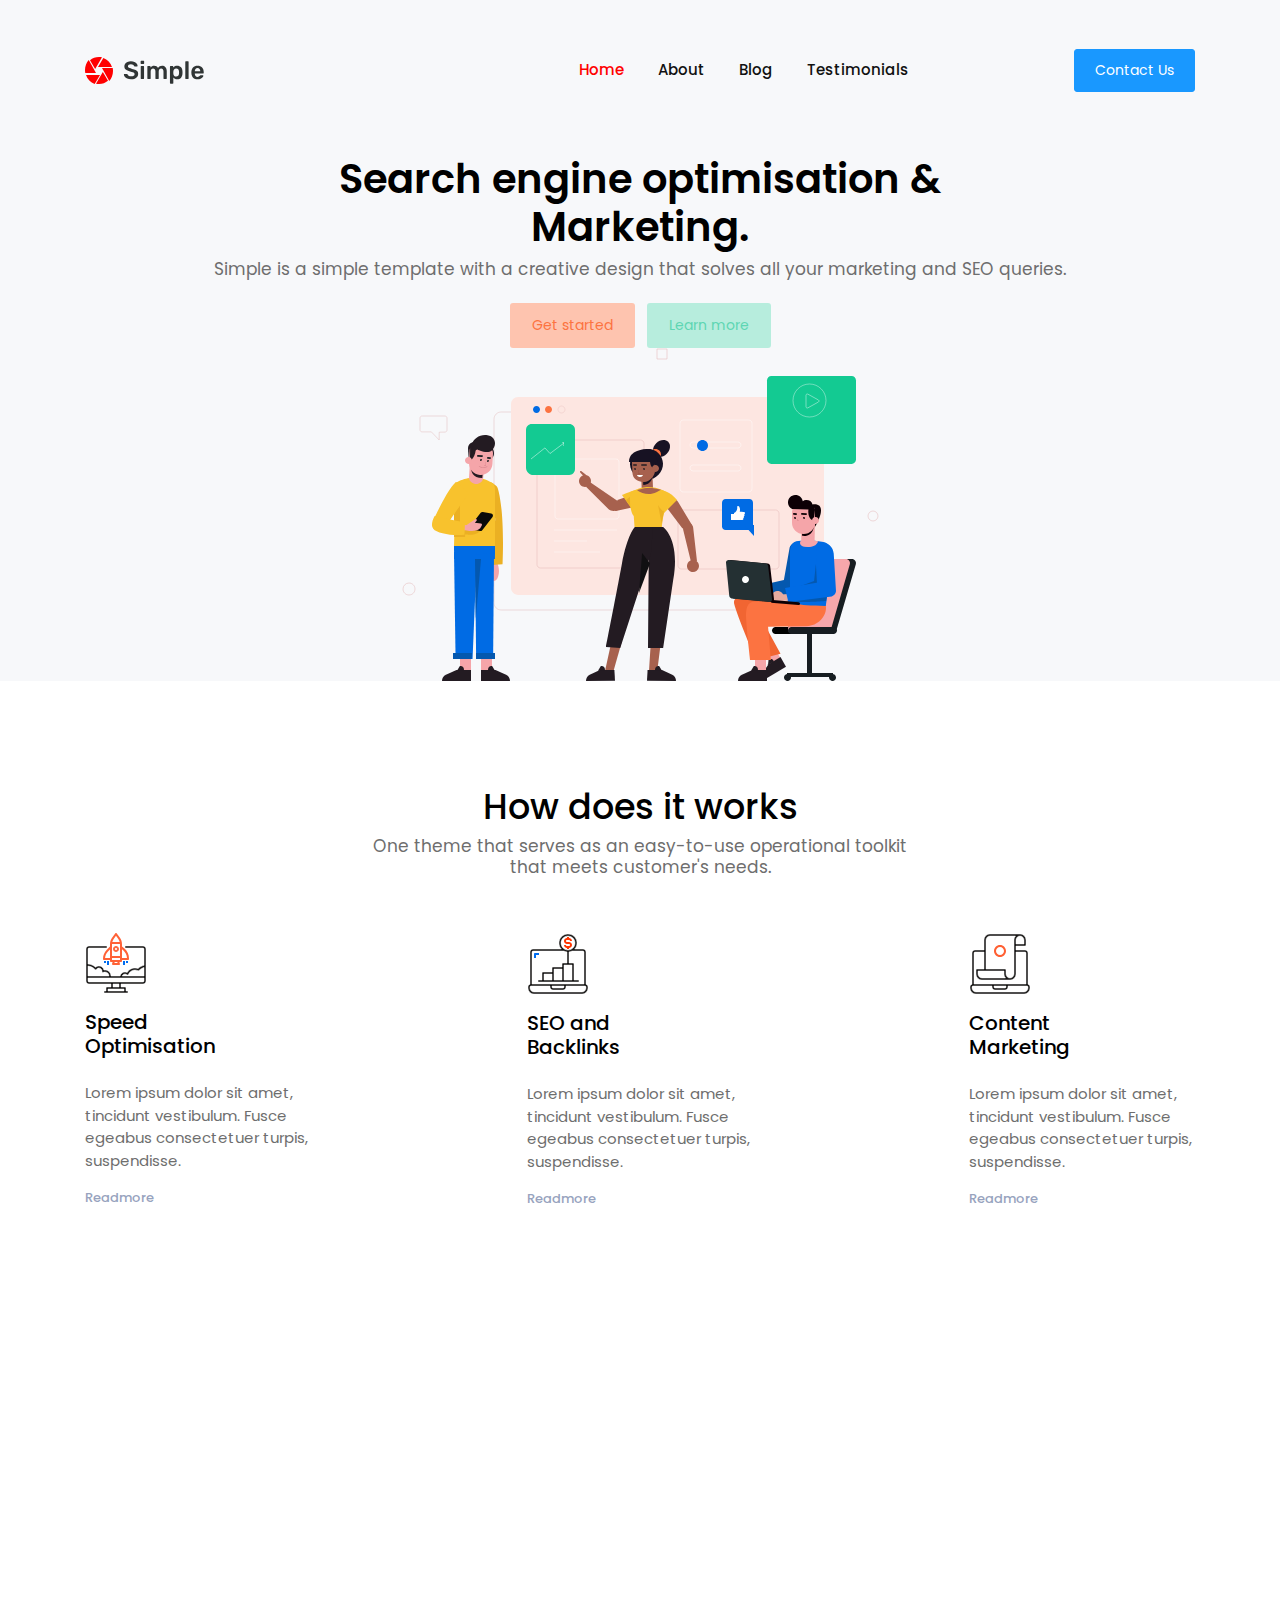
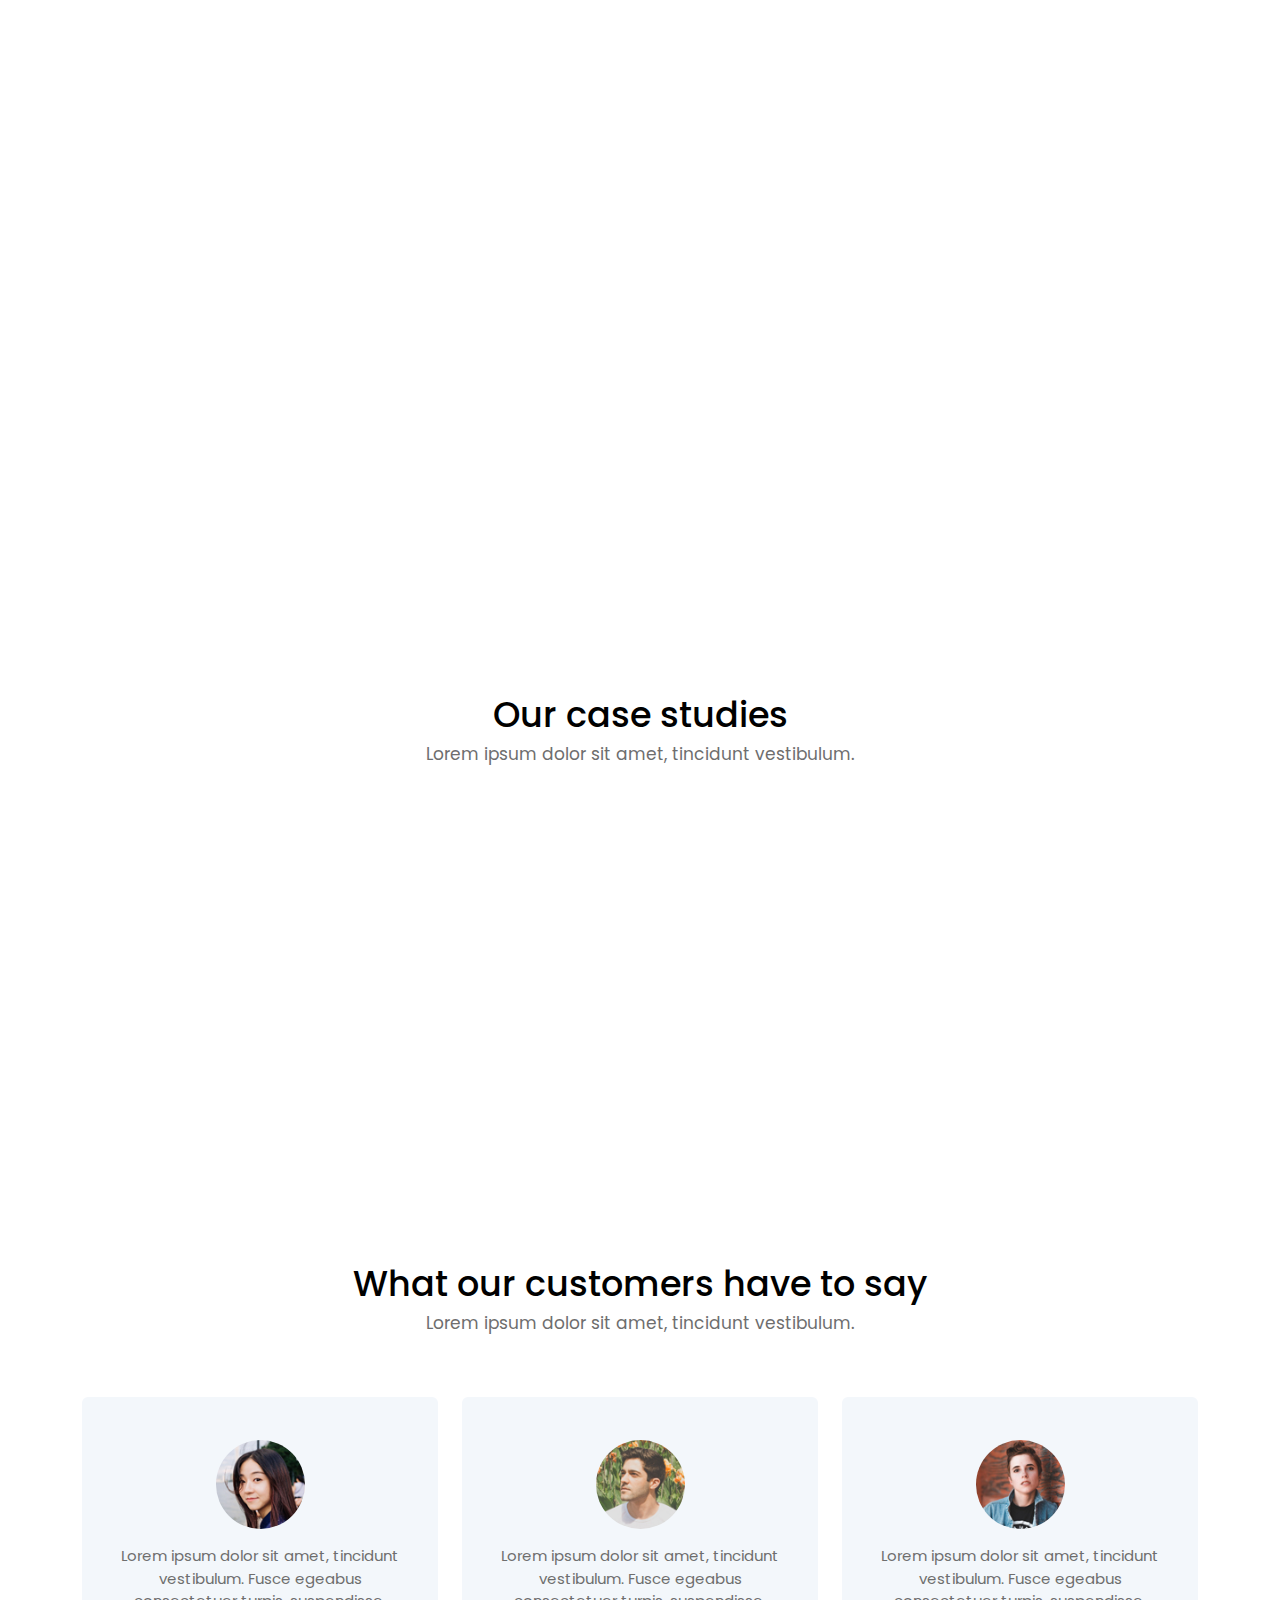
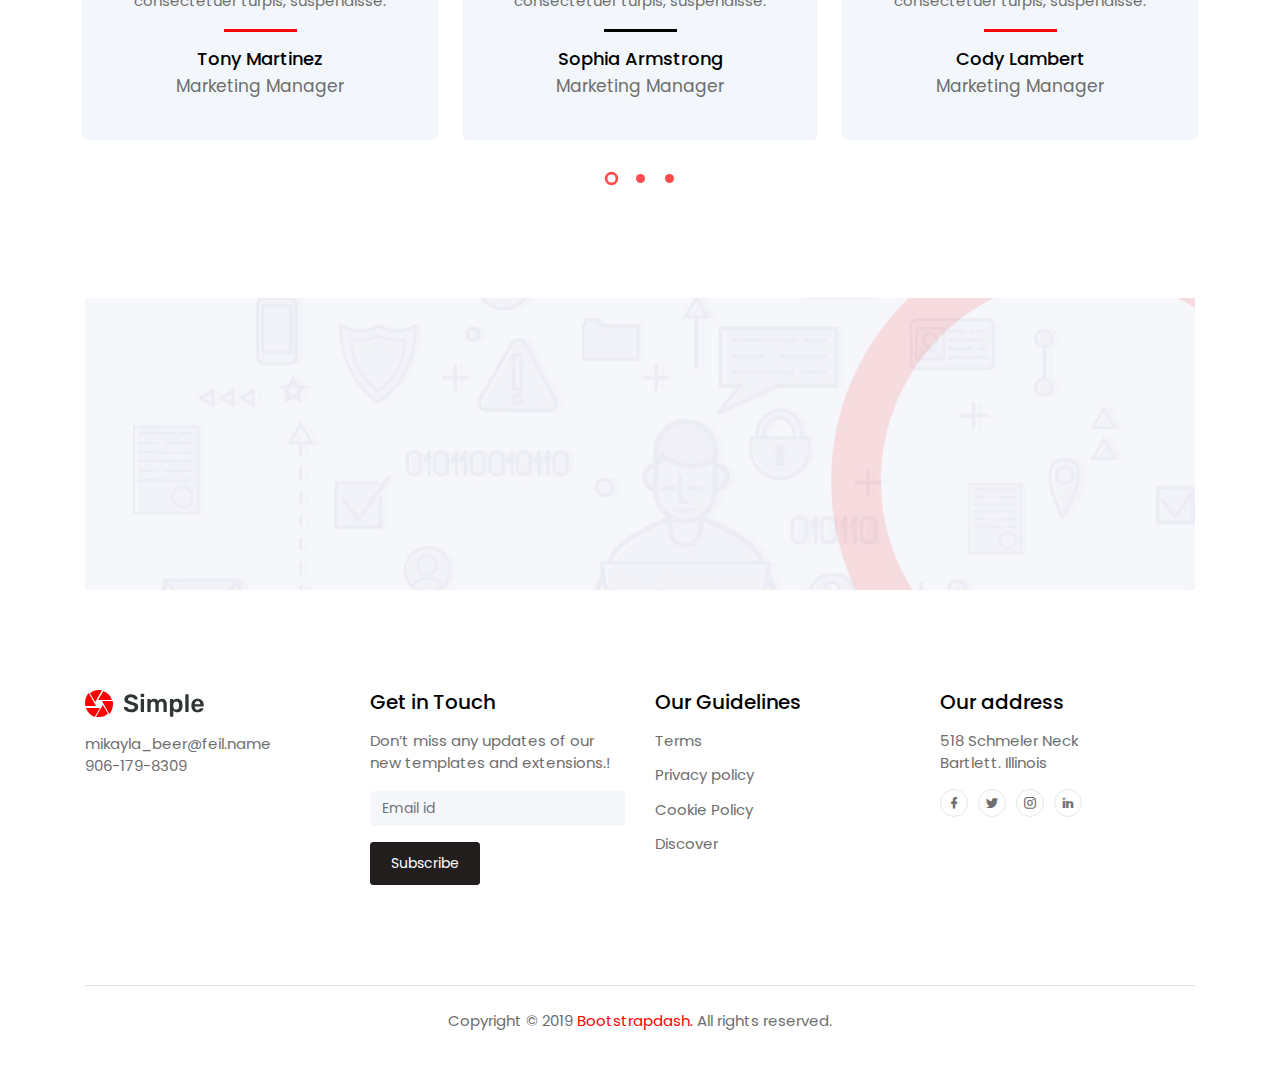
<file: assets/BD/index.html>
<!DOCTYPE html>
<html lang="en">
<head>
  <title>Simple landing page</title>
  <meta charset="UTF-8">
  <meta name="viewport" content="width=device-width, initial-scale=1.0">
  <meta http-equiv="X-UA-Compatible" content="ie=edge">
  <link rel="stylesheet" href="vendors/owl-carousel/css/owl.carousel.min.css">
  <link rel="stylesheet" href="vendors/owl-carousel/css/owl.theme.default.css">
  <link rel="stylesheet" href="vendors/mdi/css/materialdesignicons.min.css">
  <link rel="stylesheet" href="vendors/aos/css/aos.css">
  <link rel="stylesheet" href="css/style.min.css">
</head>
<body id="body" data-spy="scroll" data-target=".navbar" data-offset="100">
  <header id="header-section">
    <nav class="navbar navbar-expand-lg pl-3 pl-sm-0" id="navbar">
    <div class="container">
      <div class="navbar-brand-wrapper d-flex w-100">
        <img src="images/Group2.svg" alt="">
        <button class="navbar-toggler ml-auto" type="button" data-toggle="collapse" data-target="#navbarSupportedContent" aria-controls="navbarSupportedContent" aria-expanded="false" aria-label="Toggle navigation">
          <span class="mdi mdi-menu navbar-toggler-icon"></span>
        </button> 
      </div>
      <div class="collapse navbar-collapse navbar-menu-wrapper" id="navbarSupportedContent">
        <ul class="navbar-nav align-items-lg-center align-items-start ml-auto">
          <li class="d-flex align-items-center justify-content-between pl-4 pl-lg-0">
            <div class="navbar-collapse-logo">
              <img src="images/Group2.svg" alt="">
            </div>
            <button class="navbar-toggler close-button" type="button" data-toggle="collapse" data-target="#navbarSupportedContent" aria-controls="navbarSupportedContent" aria-expanded="false" aria-label="Toggle navigation">
              <span class="mdi mdi-close navbar-toggler-icon pl-5"></span>
            </button>
          </li>
          <li class="nav-item">
            <a class="nav-link" href="#header-section">Home <span class="sr-only">(current)</span></a>
          </li>
          <li class="nav-item">
            <a class="nav-link" href="#features-section">About</a>
          </li>
          <li class="nav-item">
            <a class="nav-link" href="#digital-marketing-section">Blog</a>  
          </li>
          <li class="nav-item">
            <a class="nav-link" href="#feedback-section">Testimonials</a>
          </li>
          <li class="nav-item btn-contact-us pl-4 pl-lg-0">
            <button class="btn btn-info" data-toggle="modal" data-target="#exampleModal">Contact Us</button>
          </li>
        </ul>
      </div>
    </div> 
    </nav>   
  </header>
  <div class="banner" >
    <div class="container">
      <h1 class="font-weight-semibold">Search engine optimisation &<br>Marketing.</h1>
      <h6 class="font-weight-normal text-muted pb-3">Simple is a simple template with a creative design that solves all your marketing and SEO queries.</h6>
      <div>
        <button class="btn btn-opacity-light mr-1">Get started</button>
        <button class="btn btn-opacity-success ml-1">Learn more</button>
      </div>
      <img src="images/Group171.svg" alt="" class="img-fluid">
    </div>
  </div>
  <div class="content-wrapper">
    <div class="container">
      <section class="features-overview" id="features-section" >
        <div class="content-header">
          <h2>How does it works</h2>
          <h6 class="section-subtitle text-muted">One theme that serves as an easy-to-use operational toolkit<br>that meets customer's needs.</h6>
        </div>
        <div class="d-md-flex justify-content-between">
          <div class="grid-margin d-flex justify-content-start">
            <div class="features-width">
              <img src="images/Group12.svg" alt="" class="img-icons">
              <h5 class="py-3">Speed<br>Optimisation</h5>
              <p class="text-muted">Lorem ipsum dolor sit amet, tincidunt vestibulum. Fusce egeabus consectetuer turpis, suspendisse.</p>
              <a href="#"><p class="readmore-link">Readmore</p></a>  
            </div>
          </div>
          <div class="grid-margin d-flex justify-content-center">
            <div class="features-width">
              <img src="images/Group7.svg" alt="" class="img-icons">
              <h5 class="py-3">SEO and<br>Backlinks</h5>
              <p class="text-muted">Lorem ipsum dolor sit amet, tincidunt vestibulum. Fusce egeabus consectetuer turpis, suspendisse.</p>
              <a href="#"><p class="readmore-link">Readmore</p></a>
            </div>
          </div>
          <div class="grid-margin d-flex justify-content-end">
            <div class="features-width">
              <img src="images/Group5.svg" alt="" class="img-icons">
              <h5 class="py-3">Content<br>Marketing</h5>
              <p class="text-muted">Lorem ipsum dolor sit amet, tincidunt vestibulum. Fusce egeabus consectetuer turpis, suspendisse.</p>
              <a href="#"><p class="readmore-link">Readmore</p></a>
            </div>
          </div>
        </div>
      </section>     
      <section class="digital-marketing-service" id="digital-marketing-section">
        <div class="row align-items-center">
          <div class="col-12 col-lg-7 grid-margin grid-margin-lg-0" data-aos="fade-right">
            <h3 class="m-0">We Offer a Full Range<br>of Digital Marketing Services!</h3>
            <div class="col-lg-7 col-xl-6 p-0">
              <p class="py-4 m-0 text-muted">Lorem ipsum dolor sit amet, tincidunt vestibulum. Fusce egeabus consectetuer turpis, suspendisse.</p>
              <p class="font-weight-medium text-muted">Lorem ipsum dolor sit amet, tincidunt vestibulum. Fusce egeabus consectetuer</p>
            </div>    
          </div>
          <div class="col-12 col-lg-5 p-0 img-digital grid-margin grid-margin-lg-0" data-aos="fade-left">
            <img src="images/Group1.png" alt="" class="img-fluid">
          </div>
        </div>
        <div class="row align-items-center">
          <div class="col-12 col-lg-7 text-center flex-item grid-margin" data-aos="fade-right">
            <img src="images/Group2.png" alt="" class="img-fluid">
          </div>
          <div class="col-12 col-lg-5 flex-item grid-margin" data-aos="fade-left">
            <h3 class="m-0">Leading Digital Agency<br>for  Business Solution.</h3>
            <div class="col-lg-9 col-xl-8 p-0">
              <p class="py-4 m-0 text-muted">Power-packed with impressive features and well-optimized, this template is designed to provide the best performance in all circumstances.</p>
              <p class="pb-2 font-weight-medium text-muted">Its smart features make it a powerful stand-alone website building tool.</p>
            </div>
            <button class="btn btn-info">Readmore</button>
          </div>
        </div>
      </section>     
      <section class="case-studies" id="case-studies-section">
        <div class="row grid-margin">
          <div class="col-12 text-center pb-5">
            <h2>Our case studies</h2>
            <h6 class="section-subtitle text-muted">Lorem ipsum dolor sit amet, tincidunt vestibulum.</h6>
          </div>
          <div class="col-12 col-md-6 col-lg-3 stretch-card mb-3 mb-lg-0" data-aos="zoom-in">
            <div class="card color-cards">
              <div class="card-body p-0">
                <div class="bg-primary text-center card-contents">
                  <div class="card-image">
                    <img src="images/Group95.svg" class="case-studies-card-img" alt="">
                  </div>  
                  <div class="card-desc-box d-flex align-items-center justify-content-around">
                    <div>
                      <h6 class="text-white pb-2 px-3">Know more about Online marketing</h6>
                      <button class="btn btn-white">Read More</button>
                    </div>
                  </div>
                </div>   
                <div class="card-details text-center pt-4">
                    <h6 class="m-0 pb-1">Online Marketing</h6>
                    <p>Seo, Marketing</p>
                </div>
              </div>
            </div>
          </div>
          <div class="col-12 col-md-6 col-lg-3 stretch-card mb-3 mb-lg-0" data-aos="zoom-in" data-aos-delay="200">
            <div class="card color-cards">
              <div class="card-body p-0">
                <div class="bg-warning text-center card-contents">
                  <div class="card-image">
                      <img src="images/Group108.svg" class="case-studies-card-img" alt="">
                  </div>  
                  <div class="card-desc-box d-flex align-items-center justify-content-around">
                    <div>
                      <h6 class="text-white pb-2 px-3">Know more about Web Development</h6>
                      <button class="btn btn-white">Read More</button>
                    </div>
                  </div>
                </div>   
                <div class="card-details text-center pt-4">
                    <h6 class="m-0 pb-1">Web Development</h6>
                    <p>Developing, Designing</p>
                </div>
              </div>
            </div>
          </div>
          <div class="col-12 col-md-6 col-lg-3 stretch-card mb-3 mb-lg-0" data-aos="zoom-in" data-aos-delay="400">
            <div class="card color-cards">
              <div class="card-body p-0">
                <div class="bg-violet text-center card-contents">
                  <div class="card-image">
                      <img src="images/Group126.svg" class="case-studies-card-img" alt="">
                  </div>  
                  <div class="card-desc-box d-flex align-items-center justify-content-around">
                    <div>
                      <h6 class="text-white pb-2 px-3">Know more about Web Designing</h6>
                      <button class="btn btn-white">Read More</button>
                    </div>
                  </div>
                </div>   
                <div class="card-details text-center pt-4">
                    <h6 class="m-0 pb-1">Web Designing</h6>
                    <p>Designing, Developing</p>
                </div>
              </div>
            </div>
          </div>
          <div class="col-12 col-md-6 col-lg-3 stretch-card" data-aos="zoom-in" data-aos-delay="600">
            <div class="card color-cards">
              <div class="card-body p-0">
                <div class="bg-success text-center card-contents">
                  <div class="card-image">
                      <img src="images/Group115.svg" class="case-studies-card-img" alt="">
                  </div>  
                  <div class="card-desc-box d-flex align-items-center justify-content-around">
                    <div>
                      <h6 class="text-white pb-2 px-3">Know more about Software Development</h6>
                      <button class="btn btn-white">Read More</button>
                    </div>
                  </div>
                </div>   
                <div class="card-details text-center pt-4">
                    <h6 class="m-0 pb-1">Software Development</h6>
                    <p>Developing, Designing</p>
                </div>
              </div>
            </div>
          </div>
        </div>
      </section>     
      <section class="customer-feedback" id="feedback-section">
        <div class="row">
          <div class="col-12 text-center pb-5">
            <h2>What our customers have to say</h2>
            <h6 class="section-subtitle text-muted m-0">Lorem ipsum dolor sit amet, tincidunt vestibulum.</h6>
          </div>
          <div class="owl-carousel owl-theme grid-margin">
              <div class="card customer-cards">
                <div class="card-body">
                  <div class="text-center">
                    <img src="images/face2.jpg" width="89" height="89" alt="" class="img-customer">
                    <p class="m-0 py-3 text-muted">Lorem ipsum dolor sit amet, tincidunt vestibulum. Fusce egeabus consectetuer turpis, suspendisse.</p>
                    <div class="content-divider m-auto"></div>
                    <h6 class="card-title pt-3">Tony Martinez</h6>
                    <h6 class="customer-designation text-muted m-0">Marketing Manager</h6>
                  </div>
                </div>
              </div>
              <div class="card customer-cards">
                <div class="card-body">
                  <div class="text-center">
                    <img src="images/face3.jpg" width="89" height="89" alt="" class="img-customer">
                    <p class="m-0 py-3 text-muted">Lorem ipsum dolor sit amet, tincidunt vestibulum. Fusce egeabus consectetuer turpis, suspendisse.</p>
                    <div class="content-divider m-auto"></div>
                    <h6 class="card-title pt-3">Sophia Armstrong</h6>
                    <h6 class="customer-designation text-muted m-0">Marketing Manager</h6>
                  </div>
                </div>
              </div>
              <div class="card customer-cards">
                <div class="card-body">
                  <div class="text-center">
                    <img src="images/face20.jpg" width="89" height="89" alt="" class="img-customer">
                    <p class="m-0 py-3 text-muted">Lorem ipsum dolor sit amet, tincidunt vestibulum. Fusce egeabus consectetuer turpis, suspendisse.</p>
                    <div class="content-divider m-auto"></div>
                    <h6 class="card-title pt-3">Cody Lambert</h6>
                    <h6 class="customer-designation text-muted m-0">Marketing Manager</h6>
                  </div>
                </div>
              </div>
              <div class="card customer-cards">
                <div class="card-body">
                  <div class="text-center">
                    <img src="images/face15.jpg" width="89" height="89" alt="" class="img-customer">
                    <p class="m-0 py-3 text-muted">Lorem ipsum dolor sit amet, tincidunt vestibulum. Fusce egeabus consectetuer turpis, suspendisse.</p>
                    <div class="content-divider m-auto"></div>
                    <h6 class="card-title pt-3">Cody Lambert</h6>
                    <h6 class="customer-designation text-muted m-0">Marketing Manager</h6>
                  </div>
                </div>
              </div>
              <div class="card customer-cards">
                <div class="card-body">
                  <div class="text-center">
                    <img src="images/face16.jpg" width="89" height="89" alt="" class="img-customer">
                    <p class="m-0 py-3 text-muted">Lorem ipsum dolor sit amet, tincidunt vestibulum. Fusce egeabus consectetuer turpis, suspendisse.</p>
                    <div class="content-divider m-auto"></div>
                    <h6 class="card-title pt-3">Cody Lambert</h6>
                    <h6 class="customer-designation text-muted m-0">Marketing Manager</h6>
                  </div>
                </div>
              </div>
              <div class="card customer-cards">
                <div class="card-body">
                  <div class="text-center">
                    <img src="images/face1.jpg" width="89" height="89" alt="" class="img-customer">
                    <p class="m-0 py-3 text-muted">Lorem ipsum dolor sit amet, tincidunt vestibulum. Fusce egeabus consectetuer turpis, suspendisse.</p>
                    <div class="content-divider m-auto"></div>
                    <h6 class="card-title pt-3">Tony Martinez</h6>
                    <h6 class="customer-designation text-muted m-0">Marketing Manager</h6>
                  </div>
                </div>
              </div>
              <div class="card customer-cards">
                <div class="card-body">
                  <div class="text-center">
                    <img src="images/face2.jpg" width="89" height="89" alt="" class="img-customer">
                    <p class="m-0 py-3 text-muted">Lorem ipsum dolor sit amet, tincidunt vestibulum. Fusce egeabus consectetuer turpis, suspendisse.</p>
                    <div class="content-divider m-auto"></div>
                    <h6 class="card-title pt-3">Tony Martinez</h6>
                    <h6 class="customer-designation text-muted m-0">Marketing Manager</h6>
                  </div>
                </div>
              </div>
              <div class="card customer-cards">
                <div class="card-body">
                  <div class="text-center">
                    <img src="images/face3.jpg" width="89" height="89" alt="" class="img-customer">
                    <p class="m-0 py-3 text-muted">Lorem ipsum dolor sit amet, tincidunt vestibulum. Fusce egeabus consectetuer turpis, suspendisse.</p>
                    <div class="content-divider m-auto"></div>
                    <h6 class="card-title pt-3">Sophia Armstrong</h6>
                    <h6 class="customer-designation text-muted m-0">Marketing Manager</h6>
                  </div>
                </div>
              </div>
              <div class="card customer-cards">
                <div class="card-body">
                  <div class="text-center">
                    <img src="images/face20.jpg" width="89" height="89" alt="" class="img-customer">
                    <p class="m-0 py-3 text-muted">Lorem ipsum dolor sit amet, tincidunt vestibulum. Fusce egeabus consectetuer turpis, suspendisse.</p>
                    <div class="content-divider m-auto"></div>
                    <h6 class="card-title pt-3">Cody Lambert</h6>
                    <h6 class="customer-designation text-muted m-0">Marketing Manager</h6>
                  </div>
                </div>
              </div>
          </div>
        </div>
      </section>
      <section class="contact-us" id="contact-section">
        <div class="contact-us-bgimage grid-margin" >
          <div class="pb-4">
            <h4 class="px-3 px-md-0 m-0" data-aos="fade-down">Do you have any projects?</h4>
            <h4 class="pt-1" data-aos="fade-down">Contact us</h4>
          </div>
          <div data-aos="fade-up">
            <button class="btn btn-rounded btn-outline-danger">Contact us</button>
          </div>          
        </div>
      </section>
      <section class="contact-details" id="contact-details-section">
        <div class="row text-center text-md-left">
          <div class="col-12 col-md-6 col-lg-3 grid-margin">
            <img src="images/Group2.svg" alt="" class="pb-2">
            <div class="pt-2">
              <p class="text-muted m-0">mikayla_beer@feil.name</p>
              <p class="text-muted m-0">906-179-8309</p>
            </div>         
          </div>
          <div class="col-12 col-md-6 col-lg-3 grid-margin">
            <h5 class="pb-2">Get in Touch</h5>
            <p class="text-muted">Don’t miss any updates of our new templates and extensions.!</p>
            <form>
              <input type="text" class="form-control" id="Email" placeholder="Email id">
            </form>
            <div class="pt-3">
              <button class="btn btn-dark">Subscribe</button>
            </div>   
          </div>
          <div class="col-12 col-md-6 col-lg-3 grid-margin">
            <h5 class="pb-2">Our Guidelines</h5>
            <a href="#"><p class="m-0 pb-2">Terms</p></a>   
            <a href="#" ><p class="m-0 pt-1 pb-2">Privacy policy</p></a> 
            <a href="#"><p class="m-0 pt-1 pb-2">Cookie Policy</p></a> 
            <a href="#"><p class="m-0 pt-1">Discover</p></a> 
          </div>
          <div class="col-12 col-md-6 col-lg-3 grid-margin">
              <h5 class="pb-2">Our address</h5>
              <p class="text-muted">518 Schmeler Neck<br>Bartlett. Illinois</p>
              <div class="d-flex justify-content-center justify-content-md-start">
                <a href="#"><span class="mdi mdi-facebook"></span></a>
                <a href="#"><span class="mdi mdi-twitter"></span></a>
                <a href="#"><span class="mdi mdi-instagram"></span></a>
                <a href="#"><span class="mdi mdi-linkedin"></span></a>
              </div>
          </div>
        </div>  
      </section>
      <footer class="border-top">
        <p class="text-center text-muted pt-4">Copyright © 2019<a href="https://www.bootstrapdash.com/" class="px-1">Bootstrapdash.</a>All rights reserved.</p>
      </footer>
      <!-- Modal for Contact - us Button -->
      <div class="modal fade" id="exampleModal" tabindex="-1" role="dialog" aria-labelledby="exampleModalLabel" aria-hidden="true">
        <div class="modal-dialog" role="document">
          <div class="modal-content">
            <div class="modal-header">
              <h4 class="modal-title" id="exampleModalLabel">Contact Us</h4>
            </div>
            <div class="modal-body">
              <form>
                <div class="form-group">
                  <label for="Name">Name</label>
                  <input type="text" class="form-control" id="Name" placeholder="Name">
                </div>
                <div class="form-group">
                  <label for="Email">Email</label>
                  <input type="email" class="form-control" id="Email-1" placeholder="Email">
                </div>
                <div class="form-group">
                  <label for="Message">Message</label>
                  <textarea class="form-control" id="Message" placeholder="Enter your Message"></textarea>
                </div>
              </form>
            </div>
            <div class="modal-footer">
              <button type="button" class="btn btn-light" data-dismiss="modal">Close</button>
              <button type="button" class="btn btn-success">Submit</button>
            </div>
          </div>
        </div>
      </div>
    </div> 
  </div>
  <script src="vendors/jquery/jquery.min.js"></script>
  <script src="vendors/bootstrap/bootstrap.min.js"></script>
  <script src="vendors/owl-carousel/js/owl.carousel.min.js"></script>
  <script src="vendors/aos/js/aos.js"></script>
  <script src="js/landingpage.js"></script>
</body>
</html>
</file>
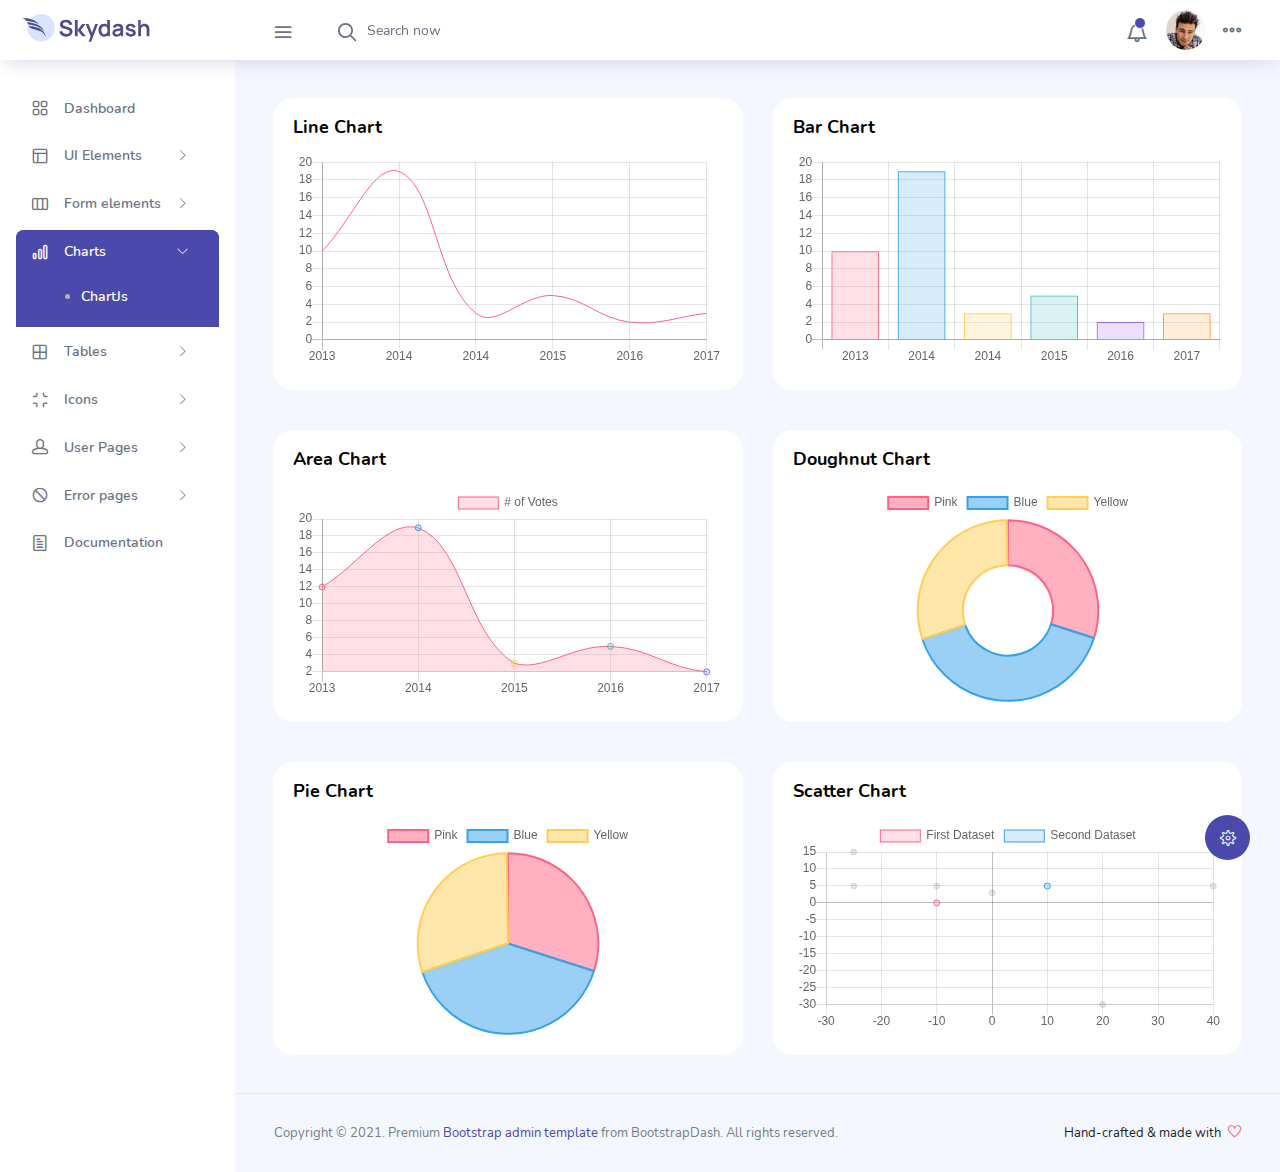
<file: assets/pages/charts/chartjs.html>
<!DOCTYPE html>
<html lang="en">

<head>
  <!-- Required meta tags -->
  <meta charset="utf-8">
  <meta name="viewport" content="width=device-width, initial-scale=1, shrink-to-fit=no">
  <title>Skydash Admin</title>
  <!-- plugins:css -->
  <link rel="stylesheet" href="../../vendors/feather/feather.css">
  <link rel="stylesheet" href="../../vendors/ti-icons/css/themify-icons.css">
  <link rel="stylesheet" href="../../vendors/css/vendor.bundle.base.css">
  <!-- endinject -->
  <!-- Plugin css for this page -->
  <!-- End plugin css for this page -->
  <!-- inject:css -->
  <link rel="stylesheet" href="../../css/vertical-layout-light/style.css">
  <!-- endinject -->
  <link rel="shortcut icon" href="../../images/favicon.png" />
</head>

<body>
  <div class="container-scroller">
    <!-- partial:../../partials/_navbar.html -->
    <nav class="navbar col-lg-12 col-12 p-0 fixed-top d-flex flex-row">
      <div class="text-center navbar-brand-wrapper d-flex align-items-center justify-content-center">
        <a class="navbar-brand brand-logo mr-5" href="../../index.html"><img src="../../images/logo.svg" class="mr-2" alt="logo"/></a>
        <a class="navbar-brand brand-logo-mini" href="../../index.html"><img src="../../images/logo-mini.svg" alt="logo"/></a>
      </div>
      <div class="navbar-menu-wrapper d-flex align-items-center justify-content-end">
        <button class="navbar-toggler navbar-toggler align-self-center" type="button" data-toggle="minimize">
          <span class="icon-menu"></span>
        </button>
        <ul class="navbar-nav mr-lg-2">
          <li class="nav-item nav-search d-none d-lg-block">
            <div class="input-group">
              <div class="input-group-prepend hover-cursor" id="navbar-search-icon">
                <span class="input-group-text" id="search">
                  <i class="icon-search"></i>
                </span>
              </div>
              <input type="text" class="form-control" id="navbar-search-input" placeholder="Search now" aria-label="search" aria-describedby="search">
            </div>
          </li>
        </ul>
        <ul class="navbar-nav navbar-nav-right">
          <li class="nav-item dropdown">
            <a class="nav-link count-indicator dropdown-toggle" id="notificationDropdown" href="#" data-toggle="dropdown">
              <i class="icon-bell mx-0"></i>
              <span class="count"></span>
            </a>
            <div class="dropdown-menu dropdown-menu-right navbar-dropdown preview-list" aria-labelledby="notificationDropdown">
              <p class="mb-0 font-weight-normal float-left dropdown-header">Notifications</p>
              <a class="dropdown-item preview-item">
                <div class="preview-thumbnail">
                  <div class="preview-icon bg-success">
                    <i class="ti-info-alt mx-0"></i>
                  </div>
                </div>
                <div class="preview-item-content">
                  <h6 class="preview-subject font-weight-normal">Application Error</h6>
                  <p class="font-weight-light small-text mb-0 text-muted">
                    Just now
                  </p>
                </div>
              </a>
              <a class="dropdown-item preview-item">
                <div class="preview-thumbnail">
                  <div class="preview-icon bg-warning">
                    <i class="ti-settings mx-0"></i>
                  </div>
                </div>
                <div class="preview-item-content">
                  <h6 class="preview-subject font-weight-normal">Settings</h6>
                  <p class="font-weight-light small-text mb-0 text-muted">
                    Private message
                  </p>
                </div>
              </a>
              <a class="dropdown-item preview-item">
                <div class="preview-thumbnail">
                  <div class="preview-icon bg-info">
                    <i class="ti-user mx-0"></i>
                  </div>
                </div>
                <div class="preview-item-content">
                  <h6 class="preview-subject font-weight-normal">New user registration</h6>
                  <p class="font-weight-light small-text mb-0 text-muted">
                    2 days ago
                  </p>
                </div>
              </a>
            </div>
          </li>
          <li class="nav-item nav-profile dropdown">
            <a class="nav-link dropdown-toggle" href="#" data-toggle="dropdown" id="profileDropdown">
              <img src="../../images/faces/face28.jpg" alt="profile"/>
            </a>
            <div class="dropdown-menu dropdown-menu-right navbar-dropdown" aria-labelledby="profileDropdown">
              <a class="dropdown-item">
                <i class="ti-settings text-primary"></i>
                Settings
              </a>
              <a class="dropdown-item">
                <i class="ti-power-off text-primary"></i>
                Logout
              </a>
            </div>
          </li>
          <li class="nav-item nav-settings d-none d-lg-flex">
            <a class="nav-link" href="#">
              <i class="icon-ellipsis"></i>
            </a>
          </li>
        </ul>
        <button class="navbar-toggler navbar-toggler-right d-lg-none align-self-center" type="button" data-toggle="offcanvas">
          <span class="icon-menu"></span>
        </button>
      </div>
    </nav>
    <!-- partial -->
    <div class="container-fluid page-body-wrapper">
      <!-- partial:../../partials/_settings-panel.html -->
      <div class="theme-setting-wrapper">
        <div id="settings-trigger"><i class="ti-settings"></i></div>
        <div id="theme-settings" class="settings-panel">
          <i class="settings-close ti-close"></i>
          <p class="settings-heading">SIDEBAR SKINS</p>
          <div class="sidebar-bg-options selected" id="sidebar-light-theme"><div class="img-ss rounded-circle bg-light border mr-3"></div>Light</div>
          <div class="sidebar-bg-options" id="sidebar-dark-theme"><div class="img-ss rounded-circle bg-dark border mr-3"></div>Dark</div>
          <p class="settings-heading mt-2">HEADER SKINS</p>
          <div class="color-tiles mx-0 px-4">
            <div class="tiles success"></div>
            <div class="tiles warning"></div>
            <div class="tiles danger"></div>
            <div class="tiles info"></div>
            <div class="tiles dark"></div>
            <div class="tiles default"></div>
          </div>
        </div>
      </div>
      <div id="right-sidebar" class="settings-panel">
        <i class="settings-close ti-close"></i>
        <ul class="nav nav-tabs border-top" id="setting-panel" role="tablist">
          <li class="nav-item">
            <a class="nav-link active" id="todo-tab" data-toggle="tab" href="#todo-section" role="tab" aria-controls="todo-section" aria-expanded="true">TO DO LIST</a>
          </li>
          <li class="nav-item">
            <a class="nav-link" id="chats-tab" data-toggle="tab" href="#chats-section" role="tab" aria-controls="chats-section">CHATS</a>
          </li>
        </ul>
        <div class="tab-content" id="setting-content">
          <div class="tab-pane fade show active scroll-wrapper" id="todo-section" role="tabpanel" aria-labelledby="todo-section">
            <div class="add-items d-flex px-3 mb-0">
              <form class="form w-100">
                <div class="form-group d-flex">
                  <input type="text" class="form-control todo-list-input" placeholder="Add To-do">
                  <button type="submit" class="add btn btn-primary todo-list-add-btn" id="add-task">Add</button>
                </div>
              </form>
            </div>
            <div class="list-wrapper px-3">
              <ul class="d-flex flex-column-reverse todo-list">
                <li>
                  <div class="form-check">
                    <label class="form-check-label">
                      <input class="checkbox" type="checkbox">
                      Team review meeting at 3.00 PM
                    </label>
                  </div>
                  <i class="remove ti-close"></i>
                </li>
                <li>
                  <div class="form-check">
                    <label class="form-check-label">
                      <input class="checkbox" type="checkbox">
                      Prepare for presentation
                    </label>
                  </div>
                  <i class="remove ti-close"></i>
                </li>
                <li>
                  <div class="form-check">
                    <label class="form-check-label">
                      <input class="checkbox" type="checkbox">
                      Resolve all the low priority tickets due today
                    </label>
                  </div>
                  <i class="remove ti-close"></i>
                </li>
                <li class="completed">
                  <div class="form-check">
                    <label class="form-check-label">
                      <input class="checkbox" type="checkbox" checked>
                      Schedule meeting for next week
                    </label>
                  </div>
                  <i class="remove ti-close"></i>
                </li>
                <li class="completed">
                  <div class="form-check">
                    <label class="form-check-label">
                      <input class="checkbox" type="checkbox" checked>
                      Project review
                    </label>
                  </div>
                  <i class="remove ti-close"></i>
                </li>
              </ul>
            </div>
            <h4 class="px-3 text-muted mt-5 font-weight-light mb-0">Events</h4>
            <div class="events pt-4 px-3">
              <div class="wrapper d-flex mb-2">
                <i class="ti-control-record text-primary mr-2"></i>
                <span>Feb 11 2018</span>
              </div>
              <p class="mb-0 font-weight-thin text-gray">Creating component page build a js</p>
              <p class="text-gray mb-0">The total number of sessions</p>
            </div>
            <div class="events pt-4 px-3">
              <div class="wrapper d-flex mb-2">
                <i class="ti-control-record text-primary mr-2"></i>
                <span>Feb 7 2018</span>
              </div>
              <p class="mb-0 font-weight-thin text-gray">Meeting with Alisa</p>
              <p class="text-gray mb-0 ">Call Sarah Graves</p>
            </div>
          </div>
          <!-- To do section tab ends -->
          <div class="tab-pane fade" id="chats-section" role="tabpanel" aria-labelledby="chats-section">
            <div class="d-flex align-items-center justify-content-between border-bottom">
              <p class="settings-heading border-top-0 mb-3 pl-3 pt-0 border-bottom-0 pb-0">Friends</p>
              <small class="settings-heading border-top-0 mb-3 pt-0 border-bottom-0 pb-0 pr-3 font-weight-normal">See All</small>
            </div>
            <ul class="chat-list">
              <li class="list active">
                <div class="profile"><img src="../../images/faces/face1.jpg" alt="image"><span class="online"></span></div>
                <div class="info">
                  <p>Thomas Douglas</p>
                  <p>Available</p>
                </div>
                <small class="text-muted my-auto">19 min</small>
              </li>
              <li class="list">
                <div class="profile"><img src="../../images/faces/face2.jpg" alt="image"><span class="offline"></span></div>
                <div class="info">
                  <div class="wrapper d-flex">
                    <p>Catherine</p>
                  </div>
                  <p>Away</p>
                </div>
                <div class="badge badge-success badge-pill my-auto mx-2">4</div>
                <small class="text-muted my-auto">23 min</small>
              </li>
              <li class="list">
                <div class="profile"><img src="../../images/faces/face3.jpg" alt="image"><span class="online"></span></div>
                <div class="info">
                  <p>Daniel Russell</p>
                  <p>Available</p>
                </div>
                <small class="text-muted my-auto">14 min</small>
              </li>
              <li class="list">
                <div class="profile"><img src="../../images/faces/face4.jpg" alt="image"><span class="offline"></span></div>
                <div class="info">
                  <p>James Richardson</p>
                  <p>Away</p>
                </div>
                <small class="text-muted my-auto">2 min</small>
              </li>
              <li class="list">
                <div class="profile"><img src="../../images/faces/face5.jpg" alt="image"><span class="online"></span></div>
                <div class="info">
                  <p>Madeline Kennedy</p>
                  <p>Available</p>
                </div>
                <small class="text-muted my-auto">5 min</small>
              </li>
              <li class="list">
                <div class="profile"><img src="../../images/faces/face6.jpg" alt="image"><span class="online"></span></div>
                <div class="info">
                  <p>Sarah Graves</p>
                  <p>Available</p>
                </div>
                <small class="text-muted my-auto">47 min</small>
              </li>
            </ul>
          </div>
          <!-- chat tab ends -->
        </div>
      </div>
      <!-- partial -->
      <!-- partial:../../partials/_sidebar.html -->
      <nav class="sidebar sidebar-offcanvas" id="sidebar">
        <ul class="nav">
          <li class="nav-item">
            <a class="nav-link" href="../../index.html">
              <i class="icon-grid menu-icon"></i>
              <span class="menu-title">Dashboard</span>
            </a>
          </li>
          <li class="nav-item">
            <a class="nav-link" data-toggle="collapse" href="#ui-basic" aria-expanded="false" aria-controls="ui-basic">
              <i class="icon-layout menu-icon"></i>
              <span class="menu-title">UI Elements</span>
              <i class="menu-arrow"></i>
            </a>
            <div class="collapse" id="ui-basic">
              <ul class="nav flex-column sub-menu">
                <li class="nav-item"> <a class="nav-link" href="../../pages/ui-features/buttons.html">Buttons</a></li>
                <li class="nav-item"> <a class="nav-link" href="../../pages/ui-features/dropdowns.html">Dropdowns</a></li>
                <li class="nav-item"> <a class="nav-link" href="../../pages/ui-features/typography.html">Typography</a></li>
              </ul>
            </div>
          </li>
          <li class="nav-item">
            <a class="nav-link" data-toggle="collapse" href="#form-elements" aria-expanded="false" aria-controls="form-elements">
              <i class="icon-columns menu-icon"></i>
              <span class="menu-title">Form elements</span>
              <i class="menu-arrow"></i>
            </a>
            <div class="collapse" id="form-elements">
              <ul class="nav flex-column sub-menu">
                <li class="nav-item"><a class="nav-link" href="../../pages/forms/basic_elements.html">Basic Elements</a></li>
              </ul>
            </div>
          </li>
          <li class="nav-item">
            <a class="nav-link" data-toggle="collapse" href="#charts" aria-expanded="false" aria-controls="charts">
              <i class="icon-bar-graph menu-icon"></i>
              <span class="menu-title">Charts</span>
              <i class="menu-arrow"></i>
            </a>
            <div class="collapse" id="charts">
              <ul class="nav flex-column sub-menu">
                <li class="nav-item"> <a class="nav-link" href="../../pages/charts/chartjs.html">ChartJs</a></li>
              </ul>
            </div>
          </li>
          <li class="nav-item">
            <a class="nav-link" data-toggle="collapse" href="#tables" aria-expanded="false" aria-controls="tables">
              <i class="icon-grid-2 menu-icon"></i>
              <span class="menu-title">Tables</span>
              <i class="menu-arrow"></i>
            </a>
            <div class="collapse" id="tables">
              <ul class="nav flex-column sub-menu">
                <li class="nav-item"> <a class="nav-link" href="../../pages/tables/basic-table.html">Basic table</a></li>
              </ul>
            </div>
          </li>
          <li class="nav-item">
            <a class="nav-link" data-toggle="collapse" href="#icons" aria-expanded="false" aria-controls="icons">
              <i class="icon-contract menu-icon"></i>
              <span class="menu-title">Icons</span>
              <i class="menu-arrow"></i>
            </a>
            <div class="collapse" id="icons">
              <ul class="nav flex-column sub-menu">
                <li class="nav-item"> <a class="nav-link" href="../../pages/icons/mdi.html">Mdi icons</a></li>
              </ul>
            </div>
          </li>
          <li class="nav-item">
            <a class="nav-link" data-toggle="collapse" href="#auth" aria-expanded="false" aria-controls="auth">
              <i class="icon-head menu-icon"></i>
              <span class="menu-title">User Pages</span>
              <i class="menu-arrow"></i>
            </a>
            <div class="collapse" id="auth">
              <ul class="nav flex-column sub-menu">
                <li class="nav-item"> <a class="nav-link" href="../../pages/samples/login.html"> Login </a></li>
                <li class="nav-item"> <a class="nav-link" href="../../pages/samples/register.html"> Register </a></li>
              </ul>
            </div>
          </li>
          <li class="nav-item">
            <a class="nav-link" data-toggle="collapse" href="#error" aria-expanded="false" aria-controls="error">
              <i class="icon-ban menu-icon"></i>
              <span class="menu-title">Error pages</span>
              <i class="menu-arrow"></i>
            </a>
            <div class="collapse" id="error">
              <ul class="nav flex-column sub-menu">
                <li class="nav-item"> <a class="nav-link" href="../../pages/samples/error-404.html"> 404 </a></li>
                <li class="nav-item"> <a class="nav-link" href="../../pages/samples/error-500.html"> 500 </a></li>
              </ul>
            </div>
          </li>
          <li class="nav-item">
            <a class="nav-link" href="../../pages/documentation/documentation.html">
              <i class="icon-paper menu-icon"></i>
              <span class="menu-title">Documentation</span>
            </a>
          </li>
        </ul>
      </nav>
      <!-- partial -->
      <div class="main-panel">
        <div class="content-wrapper">
          <div class="row">
            <div class="col-lg-6 grid-margin stretch-card">
              <div class="card">
                <div class="card-body">
                  <h4 class="card-title">Line chart</h4>
                  <canvas id="lineChart"></canvas>
                </div>
              </div>
            </div>
            <div class="col-lg-6 grid-margin stretch-card">
              <div class="card">
                <div class="card-body">
                  <h4 class="card-title">Bar chart</h4>
                  <canvas id="barChart"></canvas>
                </div>
              </div>
            </div>
          </div>
          <div class="row">
            <div class="col-lg-6 grid-margin stretch-card">
              <div class="card">
                <div class="card-body">
                  <h4 class="card-title">Area chart</h4>
                  <canvas id="areaChart"></canvas>
                </div>
              </div>
            </div>
            <div class="col-lg-6 grid-margin stretch-card">
              <div class="card">
                <div class="card-body">
                  <h4 class="card-title">Doughnut chart</h4>
                  <canvas id="doughnutChart"></canvas>
                </div>
              </div>
            </div>
          </div>
          <div class="row">
            <div class="col-lg-6 grid-margin grid-margin-lg-0 stretch-card">
              <div class="card">
                <div class="card-body">
                  <h4 class="card-title">Pie chart</h4>
                  <canvas id="pieChart"></canvas>
                </div>
              </div>
            </div>
            <div class="col-lg-6 grid-margin grid-margin-lg-0 stretch-card">
              <div class="card">
                <div class="card-body">
                  <h4 class="card-title">Scatter chart</h4>
                  <canvas id="scatterChart"></canvas>
                </div>
              </div>
            </div>
          </div>
        </div>
        <!-- content-wrapper ends -->
        <!-- partial:../../partials/_footer.html -->
        <footer class="footer">
          <div class="d-sm-flex justify-content-center justify-content-sm-between">
            <span class="text-muted text-center text-sm-left d-block d-sm-inline-block">Copyright © 2021.  Premium <a href="https://www.bootstrapdash.com/" target="_blank">Bootstrap admin template</a> from BootstrapDash. All rights reserved.</span>
            <span class="float-none float-sm-right d-block mt-1 mt-sm-0 text-center">Hand-crafted & made with <i class="ti-heart text-danger ml-1"></i></span>
          </div>
        </footer>
        <!-- partial -->
      </div>
      <!-- main-panel ends -->
    </div>
    <!-- page-body-wrapper ends -->
  </div>
  <!-- container-scroller -->
  <!-- plugins:js -->
  <script src="../../vendors/js/vendor.bundle.base.js"></script>
  <!-- endinject -->
  <!-- Plugin js for this page -->
  <script src="../../vendors/chart.js/Chart.min.js"></script>
  <!-- End plugin js for this page -->
  <!-- inject:js -->
  <script src="../../js/off-canvas.js"></script>
  <script src="../../js/hoverable-collapse.js"></script>
  <script src="../../js/template.js"></script>
  <script src="../../js/settings.js"></script>
  <script src="../../js/todolist.js"></script>
  <!-- endinject -->
  <!-- Custom js for this page-->
  <script src="../../js/chart.js"></script>
  <!-- End custom js for this page-->
</body>

</html>
</file>
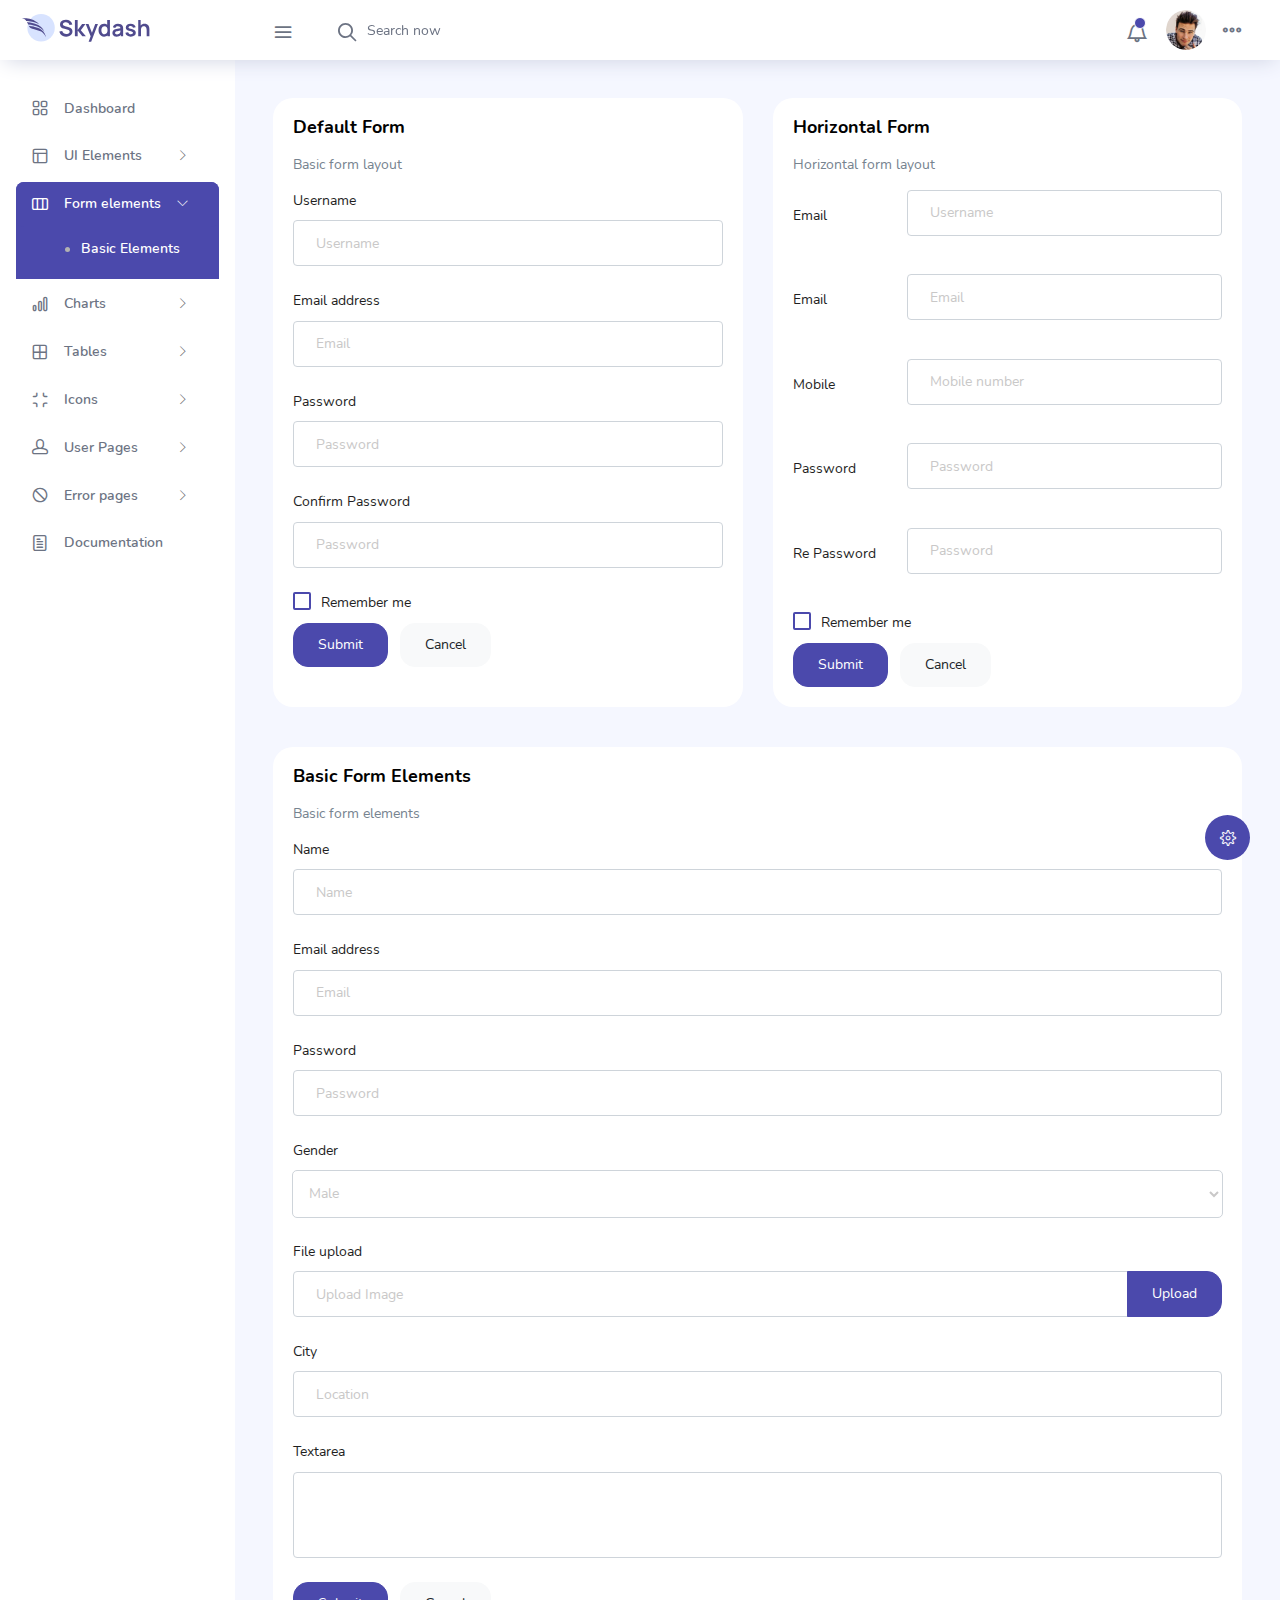
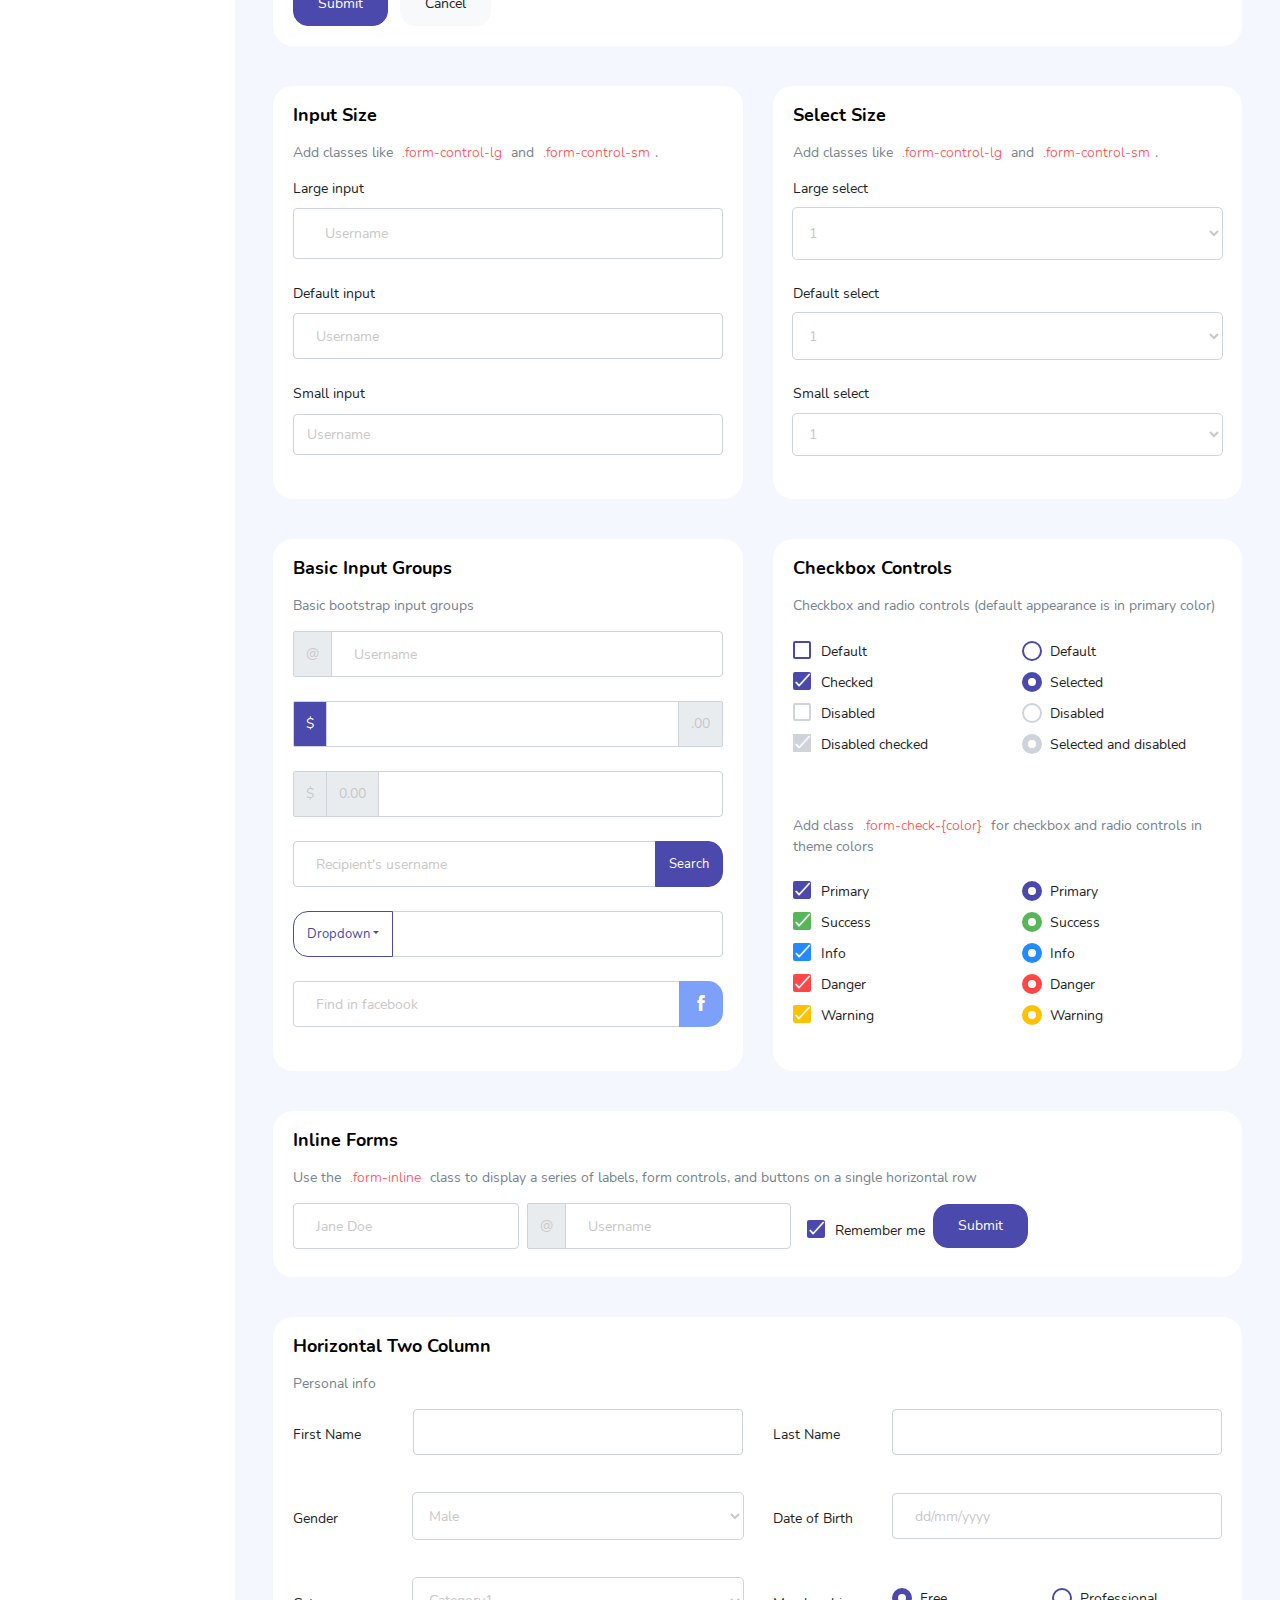
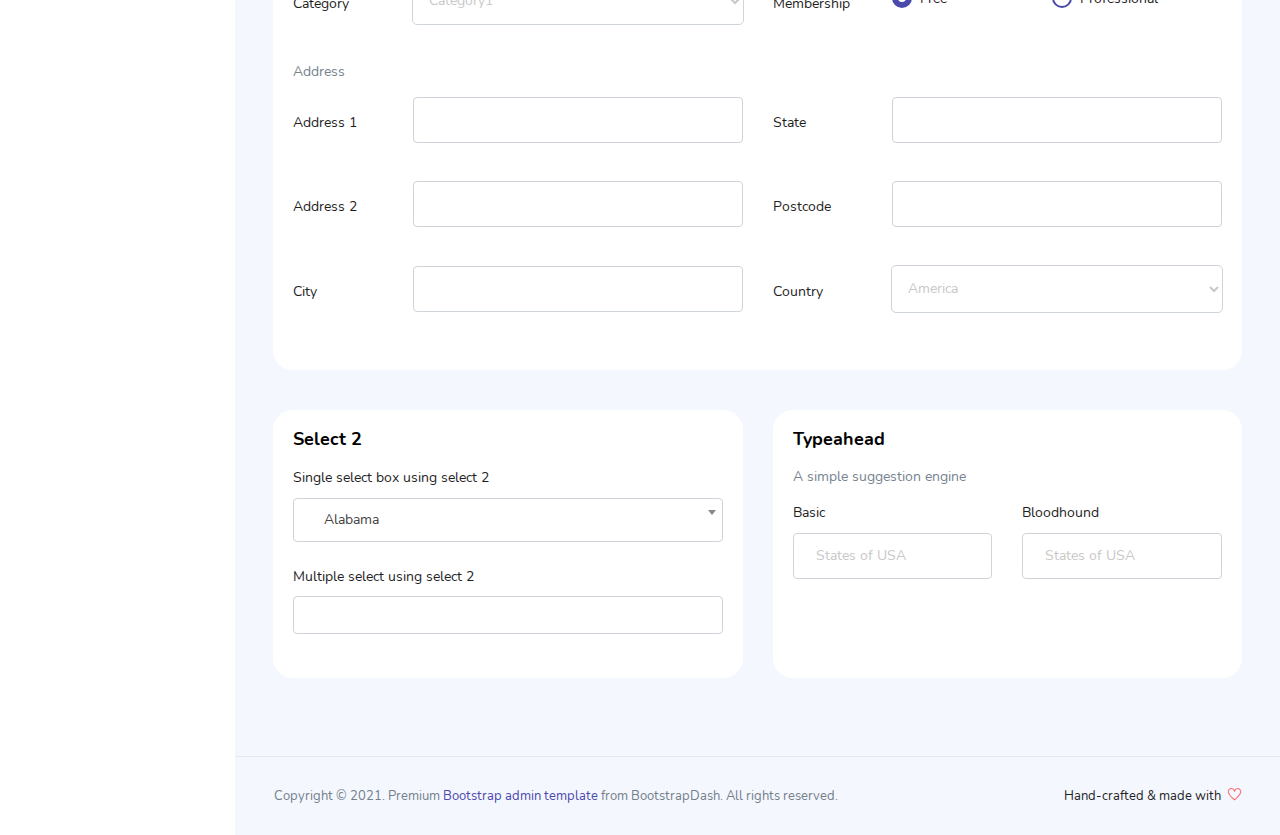
<file: assets/pages/forms/basic_elements.html>
<!DOCTYPE html>
<html lang="en">

<head>
  <!-- Required meta tags -->
  <meta charset="utf-8">
  <meta name="viewport" content="width=device-width, initial-scale=1, shrink-to-fit=no">
  <title>Skydash Admin</title>
  <!-- plugins:css -->
  <link rel="stylesheet" href="../../vendors/feather/feather.css">
  <link rel="stylesheet" href="../../vendors/ti-icons/css/themify-icons.css">
  <link rel="stylesheet" href="../../vendors/css/vendor.bundle.base.css">
  <!-- endinject -->
  <!-- Plugin css for this page -->
  <link rel="stylesheet" href="../../vendors/select2/select2.min.css">
  <link rel="stylesheet" href="../../vendors/select2-bootstrap-theme/select2-bootstrap.min.css">
  <!-- End plugin css for this page -->
  <!-- inject:css -->
  <link rel="stylesheet" href="../../css/vertical-layout-light/style.css">
  <!-- endinject -->
  <link rel="shortcut icon" href="../../images/favicon.png" />
</head>

<body>
  <div class="container-scroller">
    <!-- partial:../../partials/_navbar.html -->
    <nav class="navbar col-lg-12 col-12 p-0 fixed-top d-flex flex-row">
      <div class="text-center navbar-brand-wrapper d-flex align-items-center justify-content-center">
        <a class="navbar-brand brand-logo mr-5" href="../../index.html"><img src="../../images/logo.svg" class="mr-2" alt="logo"/></a>
        <a class="navbar-brand brand-logo-mini" href="../../index.html"><img src="../../images/logo-mini.svg" alt="logo"/></a>
      </div>
      <div class="navbar-menu-wrapper d-flex align-items-center justify-content-end">
        <button class="navbar-toggler navbar-toggler align-self-center" type="button" data-toggle="minimize">
          <span class="icon-menu"></span>
        </button>
        <ul class="navbar-nav mr-lg-2">
          <li class="nav-item nav-search d-none d-lg-block">
            <div class="input-group">
              <div class="input-group-prepend hover-cursor" id="navbar-search-icon">
                <span class="input-group-text" id="search">
                  <i class="icon-search"></i>
                </span>
              </div>
              <input type="text" class="form-control" id="navbar-search-input" placeholder="Search now" aria-label="search" aria-describedby="search">
            </div>
          </li>
        </ul>
        <ul class="navbar-nav navbar-nav-right">
          <li class="nav-item dropdown">
            <a class="nav-link count-indicator dropdown-toggle" id="notificationDropdown" href="#" data-toggle="dropdown">
              <i class="icon-bell mx-0"></i>
              <span class="count"></span>
            </a>
            <div class="dropdown-menu dropdown-menu-right navbar-dropdown preview-list" aria-labelledby="notificationDropdown">
              <p class="mb-0 font-weight-normal float-left dropdown-header">Notifications</p>
              <a class="dropdown-item preview-item">
                <div class="preview-thumbnail">
                  <div class="preview-icon bg-success">
                    <i class="ti-info-alt mx-0"></i>
                  </div>
                </div>
                <div class="preview-item-content">
                  <h6 class="preview-subject font-weight-normal">Application Error</h6>
                  <p class="font-weight-light small-text mb-0 text-muted">
                    Just now
                  </p>
                </div>
              </a>
              <a class="dropdown-item preview-item">
                <div class="preview-thumbnail">
                  <div class="preview-icon bg-warning">
                    <i class="ti-settings mx-0"></i>
                  </div>
                </div>
                <div class="preview-item-content">
                  <h6 class="preview-subject font-weight-normal">Settings</h6>
                  <p class="font-weight-light small-text mb-0 text-muted">
                    Private message
                  </p>
                </div>
              </a>
              <a class="dropdown-item preview-item">
                <div class="preview-thumbnail">
                  <div class="preview-icon bg-info">
                    <i class="ti-user mx-0"></i>
                  </div>
                </div>
                <div class="preview-item-content">
                  <h6 class="preview-subject font-weight-normal">New user registration</h6>
                  <p class="font-weight-light small-text mb-0 text-muted">
                    2 days ago
                  </p>
                </div>
              </a>
            </div>
          </li>
          <li class="nav-item nav-profile dropdown">
            <a class="nav-link dropdown-toggle" href="#" data-toggle="dropdown" id="profileDropdown">
              <img src="../../images/faces/face28.jpg" alt="profile"/>
            </a>
            <div class="dropdown-menu dropdown-menu-right navbar-dropdown" aria-labelledby="profileDropdown">
              <a class="dropdown-item">
                <i class="ti-settings text-primary"></i>
                Settings
              </a>
              <a class="dropdown-item">
                <i class="ti-power-off text-primary"></i>
                Logout
              </a>
            </div>
          </li>
          <li class="nav-item nav-settings d-none d-lg-flex">
            <a class="nav-link" href="#">
              <i class="icon-ellipsis"></i>
            </a>
          </li>
        </ul>
        <button class="navbar-toggler navbar-toggler-right d-lg-none align-self-center" type="button" data-toggle="offcanvas">
          <span class="icon-menu"></span>
        </button>
      </div>
    </nav>
    <!-- partial -->
    <div class="container-fluid page-body-wrapper">
      <!-- partial:../../partials/_settings-panel.html -->
      <div class="theme-setting-wrapper">
        <div id="settings-trigger"><i class="ti-settings"></i></div>
        <div id="theme-settings" class="settings-panel">
          <i class="settings-close ti-close"></i>
          <p class="settings-heading">SIDEBAR SKINS</p>
          <div class="sidebar-bg-options selected" id="sidebar-light-theme"><div class="img-ss rounded-circle bg-light border mr-3"></div>Light</div>
          <div class="sidebar-bg-options" id="sidebar-dark-theme"><div class="img-ss rounded-circle bg-dark border mr-3"></div>Dark</div>
          <p class="settings-heading mt-2">HEADER SKINS</p>
          <div class="color-tiles mx-0 px-4">
            <div class="tiles success"></div>
            <div class="tiles warning"></div>
            <div class="tiles danger"></div>
            <div class="tiles info"></div>
            <div class="tiles dark"></div>
            <div class="tiles default"></div>
          </div>
        </div>
      </div>
      <div id="right-sidebar" class="settings-panel">
        <i class="settings-close ti-close"></i>
        <ul class="nav nav-tabs border-top" id="setting-panel" role="tablist">
          <li class="nav-item">
            <a class="nav-link active" id="todo-tab" data-toggle="tab" href="#todo-section" role="tab" aria-controls="todo-section" aria-expanded="true">TO DO LIST</a>
          </li>
          <li class="nav-item">
            <a class="nav-link" id="chats-tab" data-toggle="tab" href="#chats-section" role="tab" aria-controls="chats-section">CHATS</a>
          </li>
        </ul>
        <div class="tab-content" id="setting-content">
          <div class="tab-pane fade show active scroll-wrapper" id="todo-section" role="tabpanel" aria-labelledby="todo-section">
            <div class="add-items d-flex px-3 mb-0">
              <form class="form w-100">
                <div class="form-group d-flex">
                  <input type="text" class="form-control todo-list-input" placeholder="Add To-do">
                  <button type="submit" class="add btn btn-primary todo-list-add-btn" id="add-task">Add</button>
                </div>
              </form>
            </div>
            <div class="list-wrapper px-3">
              <ul class="d-flex flex-column-reverse todo-list">
                <li>
                  <div class="form-check">
                    <label class="form-check-label">
                      <input class="checkbox" type="checkbox">
                      Team review meeting at 3.00 PM
                    </label>
                  </div>
                  <i class="remove ti-close"></i>
                </li>
                <li>
                  <div class="form-check">
                    <label class="form-check-label">
                      <input class="checkbox" type="checkbox">
                      Prepare for presentation
                    </label>
                  </div>
                  <i class="remove ti-close"></i>
                </li>
                <li>
                  <div class="form-check">
                    <label class="form-check-label">
                      <input class="checkbox" type="checkbox">
                      Resolve all the low priority tickets due today
                    </label>
                  </div>
                  <i class="remove ti-close"></i>
                </li>
                <li class="completed">
                  <div class="form-check">
                    <label class="form-check-label">
                      <input class="checkbox" type="checkbox" checked>
                      Schedule meeting for next week
                    </label>
                  </div>
                  <i class="remove ti-close"></i>
                </li>
                <li class="completed">
                  <div class="form-check">
                    <label class="form-check-label">
                      <input class="checkbox" type="checkbox" checked>
                      Project review
                    </label>
                  </div>
                  <i class="remove ti-close"></i>
                </li>
              </ul>
            </div>
            <h4 class="px-3 text-muted mt-5 font-weight-light mb-0">Events</h4>
            <div class="events pt-4 px-3">
              <div class="wrapper d-flex mb-2">
                <i class="ti-control-record text-primary mr-2"></i>
                <span>Feb 11 2018</span>
              </div>
              <p class="mb-0 font-weight-thin text-gray">Creating component page build a js</p>
              <p class="text-gray mb-0">The total number of sessions</p>
            </div>
            <div class="events pt-4 px-3">
              <div class="wrapper d-flex mb-2">
                <i class="ti-control-record text-primary mr-2"></i>
                <span>Feb 7 2018</span>
              </div>
              <p class="mb-0 font-weight-thin text-gray">Meeting with Alisa</p>
              <p class="text-gray mb-0 ">Call Sarah Graves</p>
            </div>
          </div>
          <!-- To do section tab ends -->
          <div class="tab-pane fade" id="chats-section" role="tabpanel" aria-labelledby="chats-section">
            <div class="d-flex align-items-center justify-content-between border-bottom">
              <p class="settings-heading border-top-0 mb-3 pl-3 pt-0 border-bottom-0 pb-0">Friends</p>
              <small class="settings-heading border-top-0 mb-3 pt-0 border-bottom-0 pb-0 pr-3 font-weight-normal">See All</small>
            </div>
            <ul class="chat-list">
              <li class="list active">
                <div class="profile"><img src="../../images/faces/face1.jpg" alt="image"><span class="online"></span></div>
                <div class="info">
                  <p>Thomas Douglas</p>
                  <p>Available</p>
                </div>
                <small class="text-muted my-auto">19 min</small>
              </li>
              <li class="list">
                <div class="profile"><img src="../../images/faces/face2.jpg" alt="image"><span class="offline"></span></div>
                <div class="info">
                  <div class="wrapper d-flex">
                    <p>Catherine</p>
                  </div>
                  <p>Away</p>
                </div>
                <div class="badge badge-success badge-pill my-auto mx-2">4</div>
                <small class="text-muted my-auto">23 min</small>
              </li>
              <li class="list">
                <div class="profile"><img src="../../images/faces/face3.jpg" alt="image"><span class="online"></span></div>
                <div class="info">
                  <p>Daniel Russell</p>
                  <p>Available</p>
                </div>
                <small class="text-muted my-auto">14 min</small>
              </li>
              <li class="list">
                <div class="profile"><img src="../../images/faces/face4.jpg" alt="image"><span class="offline"></span></div>
                <div class="info">
                  <p>James Richardson</p>
                  <p>Away</p>
                </div>
                <small class="text-muted my-auto">2 min</small>
              </li>
              <li class="list">
                <div class="profile"><img src="../../images/faces/face5.jpg" alt="image"><span class="online"></span></div>
                <div class="info">
                  <p>Madeline Kennedy</p>
                  <p>Available</p>
                </div>
                <small class="text-muted my-auto">5 min</small>
              </li>
              <li class="list">
                <div class="profile"><img src="../../images/faces/face6.jpg" alt="image"><span class="online"></span></div>
                <div class="info">
                  <p>Sarah Graves</p>
                  <p>Available</p>
                </div>
                <small class="text-muted my-auto">47 min</small>
              </li>
            </ul>
          </div>
          <!-- chat tab ends -->
        </div>
      </div>
      <!-- partial -->
      <!-- partial:../../partials/_sidebar.html -->
      <nav class="sidebar sidebar-offcanvas" id="sidebar">
        <ul class="nav">
          <li class="nav-item">
            <a class="nav-link" href="../../index.html">
              <i class="icon-grid menu-icon"></i>
              <span class="menu-title">Dashboard</span>
            </a>
          </li>
          <li class="nav-item">
            <a class="nav-link" data-toggle="collapse" href="#ui-basic" aria-expanded="false" aria-controls="ui-basic">
              <i class="icon-layout menu-icon"></i>
              <span class="menu-title">UI Elements</span>
              <i class="menu-arrow"></i>
            </a>
            <div class="collapse" id="ui-basic">
              <ul class="nav flex-column sub-menu">
                <li class="nav-item"> <a class="nav-link" href="../../pages/ui-features/buttons.html">Buttons</a></li>
                <li class="nav-item"> <a class="nav-link" href="../../pages/ui-features/dropdowns.html">Dropdowns</a></li>
                <li class="nav-item"> <a class="nav-link" href="../../pages/ui-features/typography.html">Typography</a></li>
              </ul>
            </div>
          </li>
          <li class="nav-item">
            <a class="nav-link" data-toggle="collapse" href="#form-elements" aria-expanded="false" aria-controls="form-elements">
              <i class="icon-columns menu-icon"></i>
              <span class="menu-title">Form elements</span>
              <i class="menu-arrow"></i>
            </a>
            <div class="collapse" id="form-elements">
              <ul class="nav flex-column sub-menu">
                <li class="nav-item"><a class="nav-link" href="../../pages/forms/basic_elements.html">Basic Elements</a></li>
              </ul>
            </div>
          </li>
          <li class="nav-item">
            <a class="nav-link" data-toggle="collapse" href="#charts" aria-expanded="false" aria-controls="charts">
              <i class="icon-bar-graph menu-icon"></i>
              <span class="menu-title">Charts</span>
              <i class="menu-arrow"></i>
            </a>
            <div class="collapse" id="charts">
              <ul class="nav flex-column sub-menu">
                <li class="nav-item"> <a class="nav-link" href="../../pages/charts/chartjs.html">ChartJs</a></li>
              </ul>
            </div>
          </li>
          <li class="nav-item">
            <a class="nav-link" data-toggle="collapse" href="#tables" aria-expanded="false" aria-controls="tables">
              <i class="icon-grid-2 menu-icon"></i>
              <span class="menu-title">Tables</span>
              <i class="menu-arrow"></i>
            </a>
            <div class="collapse" id="tables">
              <ul class="nav flex-column sub-menu">
                <li class="nav-item"> <a class="nav-link" href="../../pages/tables/basic-table.html">Basic table</a></li>
              </ul>
            </div>
          </li>
          <li class="nav-item">
            <a class="nav-link" data-toggle="collapse" href="#icons" aria-expanded="false" aria-controls="icons">
              <i class="icon-contract menu-icon"></i>
              <span class="menu-title">Icons</span>
              <i class="menu-arrow"></i>
            </a>
            <div class="collapse" id="icons">
              <ul class="nav flex-column sub-menu">
                <li class="nav-item"> <a class="nav-link" href="../../pages/icons/mdi.html">Mdi icons</a></li>
              </ul>
            </div>
          </li>
          <li class="nav-item">
            <a class="nav-link" data-toggle="collapse" href="#auth" aria-expanded="false" aria-controls="auth">
              <i class="icon-head menu-icon"></i>
              <span class="menu-title">User Pages</span>
              <i class="menu-arrow"></i>
            </a>
            <div class="collapse" id="auth">
              <ul class="nav flex-column sub-menu">
                <li class="nav-item"> <a class="nav-link" href="../../pages/samples/login.html"> Login </a></li>
                <li class="nav-item"> <a class="nav-link" href="../../pages/samples/register.html"> Register </a></li>
              </ul>
            </div>
          </li>
          <li class="nav-item">
            <a class="nav-link" data-toggle="collapse" href="#error" aria-expanded="false" aria-controls="error">
              <i class="icon-ban menu-icon"></i>
              <span class="menu-title">Error pages</span>
              <i class="menu-arrow"></i>
            </a>
            <div class="collapse" id="error">
              <ul class="nav flex-column sub-menu">
                <li class="nav-item"> <a class="nav-link" href="../../pages/samples/error-404.html"> 404 </a></li>
                <li class="nav-item"> <a class="nav-link" href="../../pages/samples/error-500.html"> 500 </a></li>
              </ul>
            </div>
          </li>
          <li class="nav-item">
            <a class="nav-link" href="../../pages/documentation/documentation.html">
              <i class="icon-paper menu-icon"></i>
              <span class="menu-title">Documentation</span>
            </a>
          </li>
        </ul>
      </nav>
      <!-- partial -->
      <div class="main-panel">        
        <div class="content-wrapper">
          <div class="row">
            <div class="col-md-6 grid-margin stretch-card">
              <div class="card">
                <div class="card-body">
                  <h4 class="card-title">Default form</h4>
                  <p class="card-description">
                    Basic form layout
                  </p>
                  <form class="forms-sample">
                    <div class="form-group">
                      <label for="exampleInputUsername1">Username</label>
                      <input type="text" class="form-control" id="exampleInputUsername1" placeholder="Username">
                    </div>
                    <div class="form-group">
                      <label for="exampleInputEmail1">Email address</label>
                      <input type="email" class="form-control" id="exampleInputEmail1" placeholder="Email">
                    </div>
                    <div class="form-group">
                      <label for="exampleInputPassword1">Password</label>
                      <input type="password" class="form-control" id="exampleInputPassword1" placeholder="Password">
                    </div>
                    <div class="form-group">
                      <label for="exampleInputConfirmPassword1">Confirm Password</label>
                      <input type="password" class="form-control" id="exampleInputConfirmPassword1" placeholder="Password">
                    </div>
                    <div class="form-check form-check-flat form-check-primary">
                      <label class="form-check-label">
                        <input type="checkbox" class="form-check-input">
                        Remember me
                      </label>
                    </div>
                    <button type="submit" class="btn btn-primary mr-2">Submit</button>
                    <button class="btn btn-light">Cancel</button>
                  </form>
                </div>
              </div>
            </div>
            <div class="col-md-6 grid-margin stretch-card">
              <div class="card">
                <div class="card-body">
                  <h4 class="card-title">Horizontal Form</h4>
                  <p class="card-description">
                    Horizontal form layout
                  </p>
                  <form class="forms-sample">
                    <div class="form-group row">
                      <label for="exampleInputUsername2" class="col-sm-3 col-form-label">Email</label>
                      <div class="col-sm-9">
                        <input type="text" class="form-control" id="exampleInputUsername2" placeholder="Username">
                      </div>
                    </div>
                    <div class="form-group row">
                      <label for="exampleInputEmail2" class="col-sm-3 col-form-label">Email</label>
                      <div class="col-sm-9">
                        <input type="email" class="form-control" id="exampleInputEmail2" placeholder="Email">
                      </div>
                    </div>
                    <div class="form-group row">
                      <label for="exampleInputMobile" class="col-sm-3 col-form-label">Mobile</label>
                      <div class="col-sm-9">
                        <input type="text" class="form-control" id="exampleInputMobile" placeholder="Mobile number">
                      </div>
                    </div>
                    <div class="form-group row">
                      <label for="exampleInputPassword2" class="col-sm-3 col-form-label">Password</label>
                      <div class="col-sm-9">
                        <input type="password" class="form-control" id="exampleInputPassword2" placeholder="Password">
                      </div>
                    </div>
                    <div class="form-group row">
                      <label for="exampleInputConfirmPassword2" class="col-sm-3 col-form-label">Re Password</label>
                      <div class="col-sm-9">
                        <input type="password" class="form-control" id="exampleInputConfirmPassword2" placeholder="Password">
                      </div>
                    </div>
                    <div class="form-check form-check-flat form-check-primary">
                      <label class="form-check-label">
                        <input type="checkbox" class="form-check-input">
                        Remember me
                      </label>
                    </div>
                    <button type="submit" class="btn btn-primary mr-2">Submit</button>
                    <button class="btn btn-light">Cancel</button>
                  </form>
                </div>
              </div>
            </div>
            <div class="col-12 grid-margin stretch-card">
              <div class="card">
                <div class="card-body">
                  <h4 class="card-title">Basic form elements</h4>
                  <p class="card-description">
                    Basic form elements
                  </p>
                  <form class="forms-sample">
                    <div class="form-group">
                      <label for="exampleInputName1">Name</label>
                      <input type="text" class="form-control" id="exampleInputName1" placeholder="Name">
                    </div>
                    <div class="form-group">
                      <label for="exampleInputEmail3">Email address</label>
                      <input type="email" class="form-control" id="exampleInputEmail3" placeholder="Email">
                    </div>
                    <div class="form-group">
                      <label for="exampleInputPassword4">Password</label>
                      <input type="password" class="form-control" id="exampleInputPassword4" placeholder="Password">
                    </div>
                    <div class="form-group">
                      <label for="exampleSelectGender">Gender</label>
                        <select class="form-control" id="exampleSelectGender">
                          <option>Male</option>
                          <option>Female</option>
                        </select>
                      </div>
                    <div class="form-group">
                      <label>File upload</label>
                      <input type="file" name="img[]" class="file-upload-default">
                      <div class="input-group col-xs-12">
                        <input type="text" class="form-control file-upload-info" disabled placeholder="Upload Image">
                        <span class="input-group-append">
                          <button class="file-upload-browse btn btn-primary" type="button">Upload</button>
                        </span>
                      </div>
                    </div>
                    <div class="form-group">
                      <label for="exampleInputCity1">City</label>
                      <input type="text" class="form-control" id="exampleInputCity1" placeholder="Location">
                    </div>
                    <div class="form-group">
                      <label for="exampleTextarea1">Textarea</label>
                      <textarea class="form-control" id="exampleTextarea1" rows="4"></textarea>
                    </div>
                    <button type="submit" class="btn btn-primary mr-2">Submit</button>
                    <button class="btn btn-light">Cancel</button>
                  </form>
                </div>
              </div>
            </div>
            <div class="col-md-6 grid-margin stretch-card">
              <div class="card">
                <div class="card-body">
                  <h4 class="card-title">Input size</h4>
                  <p class="card-description">
                    Add classes like <code>.form-control-lg</code> and <code>.form-control-sm</code>.
                  </p>
                  <div class="form-group">
                    <label>Large input</label>
                    <input type="text" class="form-control form-control-lg" placeholder="Username" aria-label="Username">
                  </div>
                  <div class="form-group">
                    <label>Default input</label>
                    <input type="text" class="form-control" placeholder="Username" aria-label="Username">
                  </div>
                  <div class="form-group">
                    <label>Small input</label>
                    <input type="text" class="form-control form-control-sm" placeholder="Username" aria-label="Username">
                  </div>
                </div>
              </div>
            </div>
            <div class="col-md-6 grid-margin stretch-card">
              <div class="card">
                <div class="card-body">
                  <h4 class="card-title">Select size</h4>
                  <p class="card-description">
                    Add classes like <code>.form-control-lg</code> and <code>.form-control-sm</code>.                    
                  </p>
                  <div class="form-group">
                    <label for="exampleFormControlSelect1">Large select</label>
                    <select class="form-control form-control-lg" id="exampleFormControlSelect1">
                      <option>1</option>
                      <option>2</option>
                      <option>3</option>
                      <option>4</option>
                      <option>5</option>
                    </select>
                  </div>
                  <div class="form-group">
                    <label for="exampleFormControlSelect2">Default select</label>
                    <select class="form-control" id="exampleFormControlSelect2">
                      <option>1</option>
                      <option>2</option>
                      <option>3</option>
                      <option>4</option>
                      <option>5</option>
                    </select>
                  </div>
                  <div class="form-group">
                    <label for="exampleFormControlSelect3">Small select</label>
                    <select class="form-control form-control-sm" id="exampleFormControlSelect3">
                      <option>1</option>
                      <option>2</option>
                      <option>3</option>
                      <option>4</option>
                      <option>5</option>
                    </select>
                  </div>
                </div>
              </div>
            </div>
            <div class="col-md-6 grid-margin stretch-card">
              <div class="card">
                <div class="card-body">
                  <h4 class="card-title">Basic input groups</h4>
                  <p class="card-description">
                    Basic bootstrap input groups
                  </p>
                  <div class="form-group">
                    <div class="input-group">
                      <div class="input-group-prepend">
                        <span class="input-group-text">@</span>
                      </div>
                      <input type="text" class="form-control" placeholder="Username" aria-label="Username">
                    </div>
                  </div>
                  <div class="form-group">
                    <div class="input-group">
                      <div class="input-group-prepend">
                        <span class="input-group-text bg-primary text-white">$</span>
                      </div>
                      <input type="text" class="form-control" aria-label="Amount (to the nearest dollar)">
                      <div class="input-group-append">
                        <span class="input-group-text">.00</span>
                      </div>
                    </div>
                  </div>
                  <div class="form-group">
                    <div class="input-group">
                      <div class="input-group-prepend">
                        <span class="input-group-text">$</span>
                      </div>
                      <div class="input-group-prepend">
                        <span class="input-group-text">0.00</span>
                      </div>
                      <input type="text" class="form-control" aria-label="Amount (to the nearest dollar)">
                    </div>
                  </div>
                  <div class="form-group">
                    <div class="input-group">
                      <input type="text" class="form-control" placeholder="Recipient's username" aria-label="Recipient's username">
                      <div class="input-group-append">
                        <button class="btn btn-sm btn-primary" type="button">Search</button>
                      </div>
                    </div>
                  </div>
                  <div class="form-group">
                    <div class="input-group">
                      <div class="input-group-prepend">
                        <button class="btn btn-sm btn-outline-primary dropdown-toggle" type="button" data-toggle="dropdown" aria-haspopup="true" aria-expanded="false">Dropdown</button>
                        <div class="dropdown-menu">
                          <a class="dropdown-item" href="#">Action</a>
                          <a class="dropdown-item" href="#">Another action</a>
                          <a class="dropdown-item" href="#">Something else here</a>
                          <div role="separator" class="dropdown-divider"></div>
                          <a class="dropdown-item" href="#">Separated link</a>
                        </div>
                      </div>
                      <input type="text" class="form-control" aria-label="Text input with dropdown button">
                    </div>
                  </div>
                  <div class="form-group">
                    <div class="input-group">
                      <input type="text" class="form-control" placeholder="Find in facebook" aria-label="Recipient's username">
                      <div class="input-group-append">
                        <button class="btn btn-sm btn-facebook" type="button">
                          <i class="ti-facebook"></i>
                        </button>
                      </div>
                    </div>
                  </div>
                </div>
              </div>
            </div>
            <div class="col-md-6 grid-margin stretch-card">
              <div class="card">
                <div class="card-body">
                  <h4 class="card-title">Checkbox Controls</h4>
                  <p class="card-description">Checkbox and radio controls (default appearance is in primary color)</p>
                  <form>
                    <div class="row">
                      <div class="col-md-6">
                        <div class="form-group">
                          <div class="form-check">
                            <label class="form-check-label">
                              <input type="checkbox" class="form-check-input">
                              Default
                            </label>
                          </div>
                          <div class="form-check">
                            <label class="form-check-label">
                              <input type="checkbox" class="form-check-input" checked>
                              Checked
                            </label>
                          </div>
                          <div class="form-check">
                            <label class="form-check-label">
                              <input type="checkbox" class="form-check-input" disabled>
                              Disabled
                            </label>
                          </div>
                          <div class="form-check">
                            <label class="form-check-label">
                              <input type="checkbox" class="form-check-input" disabled checked>
                              Disabled checked
                            </label>
                          </div>
                        </div>
                      </div>
                      <div class="col-md-6">
                        <div class="form-group">
                          <div class="form-check">
                            <label class="form-check-label">
                              <input type="radio" class="form-check-input" name="optionsRadios" id="optionsRadios1" value="">
                              Default
                            </label>
                          </div>
                          <div class="form-check">
                            <label class="form-check-label">
                              <input type="radio" class="form-check-input" name="optionsRadios" id="optionsRadios2" value="option2" checked>
                              Selected
                            </label>
                          </div>
                          <div class="form-check">
                            <label class="form-check-label">
                              <input type="radio" class="form-check-input" name="optionsRadios2" id="optionsRadios3" value="option3" disabled>
                              Disabled
                            </label>
                          </div>
                          <div class="form-check">
                            <label class="form-check-label">
                              <input type="radio" class="form-check-input" name="optionsRadio2" id="optionsRadios4" value="option4" disabled checked>
                              Selected and disabled
                            </label>
                          </div>
                        </div>
                      </div>
                    </div>
                  </form>
                </div>
                <div class="card-body">
                  <p class="card-description">Add class <code>.form-check-{color}</code> for checkbox and radio controls in theme colors</p>
                  <form>
                    <div class="row">
                      <div class="col-md-6">
                        <div class="form-group">
                          <div class="form-check form-check-primary">
                            <label class="form-check-label">
                              <input type="checkbox" class="form-check-input" checked>
                              Primary
                            </label>
                          </div>
                          <div class="form-check form-check-success">
                            <label class="form-check-label">
                              <input type="checkbox" class="form-check-input" checked>
                              Success
                            </label>
                          </div>
                          <div class="form-check form-check-info">
                            <label class="form-check-label">
                              <input type="checkbox" class="form-check-input" checked>
                              Info
                            </label>
                          </div>
                          <div class="form-check form-check-danger">
                            <label class="form-check-label">
                              <input type="checkbox" class="form-check-input" checked>
                              Danger
                            </label>
                          </div>
                          <div class="form-check form-check-warning">
                            <label class="form-check-label">
                              <input type="checkbox" class="form-check-input" checked>
                              Warning
                            </label>
                          </div>
                        </div>
                      </div>
                      <div class="col-md-6">
                        <div class="form-group">
                          <div class="form-check form-check-primary">
                            <label class="form-check-label">
                              <input type="radio" class="form-check-input" name="ExampleRadio1" id="ExampleRadio1" checked>
                              Primary
                            </label>
                          </div>
                          <div class="form-check form-check-success">
                            <label class="form-check-label">
                              <input type="radio" class="form-check-input" name="ExampleRadio2" id="ExampleRadio2" checked>
                              Success
                            </label>
                          </div>
                          <div class="form-check form-check-info">
                            <label class="form-check-label">
                              <input type="radio" class="form-check-input" name="ExampleRadio3" id="ExampleRadio3" checked>
                              Info
                            </label>
                          </div>
                          <div class="form-check form-check-danger">
                            <label class="form-check-label">
                              <input type="radio" class="form-check-input" name="ExampleRadio4" id="ExampleRadio4" checked>
                              Danger
                            </label>
                          </div>
                          <div class="form-check form-check-warning">
                            <label class="form-check-label">
                              <input type="radio" class="form-check-input" name="ExampleRadio5" id="ExampleRadio5" checked>
                              Warning
                            </label>
                          </div>
                        </div>
                      </div>
                    </div>
                  </form>
                </div>
              </div>
            </div>
            <div class="col-12 grid-margin stretch-card">
              <div class="card">
                <div class="card-body">
                  <h4 class="card-title">Inline forms</h4>
                  <p class="card-description">
                    Use the <code>.form-inline</code> class to display a series of labels, form controls, and buttons on a single horizontal row
                  </p>
                  <form class="form-inline">
                    <label class="sr-only" for="inlineFormInputName2">Name</label>
                    <input type="text" class="form-control mb-2 mr-sm-2" id="inlineFormInputName2" placeholder="Jane Doe">
                  
                    <label class="sr-only" for="inlineFormInputGroupUsername2">Username</label>
                    <div class="input-group mb-2 mr-sm-2">
                      <div class="input-group-prepend">
                        <div class="input-group-text">@</div>
                      </div>
                      <input type="text" class="form-control" id="inlineFormInputGroupUsername2" placeholder="Username">
                    </div>
                    <div class="form-check mx-sm-2">
                      <label class="form-check-label">
                        <input type="checkbox" class="form-check-input" checked>
                        Remember me
                      </label>
                    </div>
                    <button type="submit" class="btn btn-primary mb-2">Submit</button>
                  </form>
                </div>
              </div>
            </div>
            <div class="col-12 grid-margin">
              <div class="card">
                <div class="card-body">
                  <h4 class="card-title">Horizontal Two column</h4>
                  <form class="form-sample">
                    <p class="card-description">
                      Personal info
                    </p>
                    <div class="row">
                      <div class="col-md-6">
                        <div class="form-group row">
                          <label class="col-sm-3 col-form-label">First Name</label>
                          <div class="col-sm-9">
                            <input type="text" class="form-control" />
                          </div>
                        </div>
                      </div>
                      <div class="col-md-6">
                        <div class="form-group row">
                          <label class="col-sm-3 col-form-label">Last Name</label>
                          <div class="col-sm-9">
                            <input type="text" class="form-control" />
                          </div>
                        </div>
                      </div>
                    </div>
                    <div class="row">
                      <div class="col-md-6">
                        <div class="form-group row">
                          <label class="col-sm-3 col-form-label">Gender</label>
                          <div class="col-sm-9">
                            <select class="form-control">
                              <option>Male</option>
                              <option>Female</option>
                            </select>
                          </div>
                        </div>
                      </div>
                      <div class="col-md-6">
                        <div class="form-group row">
                          <label class="col-sm-3 col-form-label">Date of Birth</label>
                          <div class="col-sm-9">
                            <input class="form-control" placeholder="dd/mm/yyyy"/>
                          </div>
                        </div>
                      </div>
                    </div>
                    <div class="row">
                      <div class="col-md-6">
                        <div class="form-group row">
                          <label class="col-sm-3 col-form-label">Category</label>
                          <div class="col-sm-9">
                            <select class="form-control">
                              <option>Category1</option>
                              <option>Category2</option>
                              <option>Category3</option>
                              <option>Category4</option>
                            </select>
                          </div>
                        </div>
                      </div>
                      <div class="col-md-6">
                        <div class="form-group row">
                          <label class="col-sm-3 col-form-label">Membership</label>
                          <div class="col-sm-4">
                            <div class="form-check">
                              <label class="form-check-label">
                                <input type="radio" class="form-check-input" name="membershipRadios" id="membershipRadios1" value="" checked>
                                Free
                              </label>
                            </div>
                          </div>
                          <div class="col-sm-5">
                            <div class="form-check">
                              <label class="form-check-label">
                                <input type="radio" class="form-check-input" name="membershipRadios" id="membershipRadios2" value="option2">
                                Professional
                              </label>
                            </div>
                          </div>
                        </div>
                      </div>
                    </div>
                    <p class="card-description">
                      Address
                    </p>
                    <div class="row">
                      <div class="col-md-6">
                        <div class="form-group row">
                          <label class="col-sm-3 col-form-label">Address 1</label>
                          <div class="col-sm-9">
                            <input type="text" class="form-control" />
                          </div>
                        </div>
                      </div>
                      <div class="col-md-6">
                        <div class="form-group row">
                          <label class="col-sm-3 col-form-label">State</label>
                          <div class="col-sm-9">
                            <input type="text" class="form-control" />
                          </div>
                        </div>
                      </div>
                    </div>
                    <div class="row">
                      <div class="col-md-6">
                        <div class="form-group row">
                          <label class="col-sm-3 col-form-label">Address 2</label>
                          <div class="col-sm-9">
                            <input type="text" class="form-control" />
                          </div>
                        </div>
                      </div>
                      <div class="col-md-6">
                        <div class="form-group row">
                          <label class="col-sm-3 col-form-label">Postcode</label>
                          <div class="col-sm-9">
                            <input type="text" class="form-control" />
                          </div>
                        </div>
                      </div>
                    </div>
                    <div class="row">
                      <div class="col-md-6">
                        <div class="form-group row">
                          <label class="col-sm-3 col-form-label">City</label>
                          <div class="col-sm-9">
                            <input type="text" class="form-control" />
                          </div>
                        </div>
                      </div>
                      <div class="col-md-6">
                        <div class="form-group row">
                          <label class="col-sm-3 col-form-label">Country</label>
                          <div class="col-sm-9">
                            <select class="form-control">
                              <option>America</option>
                              <option>Italy</option>
                              <option>Russia</option>
                              <option>Britain</option>
                            </select>
                          </div>
                        </div>
                      </div>
                    </div>
                  </form>
                </div>
              </div>
            </div>
            <div class="col-md-6 grid-margin stretch-card">
              <div class="card">
                <div class="card-body">
                  <h4 class="card-title">Select 2</h4>
                  <div class="form-group">
                    <label>Single select box using select 2</label>
                    <select class="js-example-basic-single w-100">
                      <option value="AL">Alabama</option>
                      <option value="WY">Wyoming</option>
                      <option value="AM">America</option>
                      <option value="CA">Canada</option>
                      <option value="RU">Russia</option>
                    </select>
                  </div>
                  <div class="form-group">
                    <label>Multiple select using select 2</label>
                    <select class="js-example-basic-multiple w-100" multiple="multiple">
                      <option value="AL">Alabama</option>
                      <option value="WY">Wyoming</option>
                      <option value="AM">America</option>
                      <option value="CA">Canada</option>
                      <option value="RU">Russia</option>
                    </select>
                  </div>
                </div>
              </div>
            </div>
            <div class="col-md-6 grid-margin stretch-card">
              <div class="card">
                <div class="card-body">
                  <h4 class="card-title">Typeahead</h4>
                  <p class="card-description">
                    A simple suggestion engine
                  </p>
                  <div class="form-group row">
                    <div class="col">
                      <label>Basic</label>
                      <div id="the-basics">
                        <input class="typeahead" type="text" placeholder="States of USA">
                      </div>
                    </div>
                    <div class="col">
                      <label>Bloodhound</label>
                      <div id="bloodhound">
                        <input class="typeahead" type="text" placeholder="States of USA">
                      </div>
                    </div>
                  </div>
                </div>
              </div>
            </div>
          </div>
        </div>
        <!-- content-wrapper ends -->
        <!-- partial:../../partials/_footer.html -->
        <footer class="footer">
          <div class="d-sm-flex justify-content-center justify-content-sm-between">
            <span class="text-muted text-center text-sm-left d-block d-sm-inline-block">Copyright © 2021.  Premium <a href="https://www.bootstrapdash.com/" target="_blank">Bootstrap admin template</a> from BootstrapDash. All rights reserved.</span>
            <span class="float-none float-sm-right d-block mt-1 mt-sm-0 text-center">Hand-crafted & made with <i class="ti-heart text-danger ml-1"></i></span>
          </div>
        </footer>
        <!-- partial -->
      </div>
      <!-- main-panel ends -->
    </div>
    <!-- page-body-wrapper ends -->
  </div>
  <!-- container-scroller -->
  <!-- plugins:js -->
  <script src="../../vendors/js/vendor.bundle.base.js"></script>
  <!-- endinject -->
  <!-- Plugin js for this page -->
  <script src="../../vendors/typeahead.js/typeahead.bundle.min.js"></script>
  <script src="../../vendors/select2/select2.min.js"></script>
  <!-- End plugin js for this page -->
  <!-- inject:js -->
  <script src="../../js/off-canvas.js"></script>
  <script src="../../js/hoverable-collapse.js"></script>
  <script src="../../js/template.js"></script>
  <script src="../../js/settings.js"></script>
  <script src="../../js/todolist.js"></script>
  <!-- endinject -->
  <!-- Custom js for this page-->
  <script src="../../js/file-upload.js"></script>
  <script src="../../js/typeahead.js"></script>
  <script src="../../js/select2.js"></script>
  <!-- End custom js for this page-->
</body>

</html>
</file>
<file: assets/vendors/feather/feather.css>
@charset "UTF-8";
 
@font-face {
  font-family: "feather";
  src:url("fonts/feather-webfont.eot");
  src:url("fonts/feather-webfont.eot?#iefix") format("embedded-opentype"),
    url("fonts/feather-webfont.woff") format("woff"),
    url("fonts/feather-webfont.ttf") format("truetype"),
    url("fonts/feather-webfont.svg#feather") format("svg");
  font-weight: normal;
  font-style: normal;
}

/* Character Mapping Method */
 
[data-icon]:before {
  display: inline-block;
  font-family: "feather";
  content: attr(data-icon);
  font-style: normal;
  font-weight: normal;
  font-variant: normal;
  text-transform: none;
  speak: none;
  line-height: 1;
  -webkit-font-smoothing: antialiased;
  -moz-osx-font-smoothing: grayscale;
}

/* CSS Class Mapping Method */
 
[class^="icon-"],
[class*=" icon-"] {
  display: inline-block;
  font-family: "feather";
  font-style: normal;
  font-weight: normal;
  font-variant: normal;
  text-transform: none;
  speak: none;
  line-height: 1;
  -webkit-font-smoothing: antialiased;
  -moz-osx-font-smoothing: grayscale;
}

.icon-eye:before {
  content: "\e000";
}

.icon-paper-clip:before {
  content: "\e001";
}

.icon-mail:before {
  content: "\e002";
}

.icon-mail:before {
  content: "\e002";
}

.icon-toggle:before {
  content: "\e003";
}

.icon-layout:before {
  content: "\e004";
}

.icon-link:before {
  content: "\e005";
}

.icon-bell:before {
  content: "\e006";
}

.icon-lock:before {
  content: "\e007";
}

.icon-unlock:before {
  content: "\e008";
}

.icon-ribbon:before {
  content: "\e009";
}

.icon-image:before {
  content: "\e010";
}

.icon-signal:before {
  content: "\e011";
}

.icon-target:before {
  content: "\e012";
}

.icon-clipboard:before {
  content: "\e013";
}

.icon-clock:before {
  content: "\e014";
}

.icon-clock:before {
  content: "\e014";
}

.icon-watch:before {
  content: "\e015";
}

.icon-air-play:before {
  content: "\e016";
}

.icon-camera:before {
  content: "\e017";
}

.icon-video:before {
  content: "\e018";
}

.icon-disc:before {
  content: "\e019";
}

.icon-printer:before {
  content: "\e020";
}

.icon-monitor:before {
  content: "\e021";
}

.icon-server:before {
  content: "\e022";
}

.icon-cog:before {
  content: "\e023";
}

.icon-heart:before {
  content: "\e024";
}

.icon-paragraph:before {
  content: "\e025";
}

.icon-align-justify:before {
  content: "\e026";
}

.icon-align-left:before {
  content: "\e027";
}

.icon-align-center:before {
  content: "\e028";
}

.icon-align-right:before {
  content: "\e029";
}

.icon-book:before {
  content: "\e030";
}

.icon-layers:before {
  content: "\e031";
}

.icon-stack:before {
  content: "\e032";
}

.icon-stack-2:before {
  content: "\e033";
}

.icon-paper:before {
  content: "\e034";
}

.icon-paper-stack:before {
  content: "\e035";
}

.icon-search:before {
  content: "\e036";
}

.icon-zoom-in:before {
  content: "\e037";
}

.icon-zoom-out:before {
  content: "\e038";
}

.icon-reply:before {
  content: "\e039";
}

.icon-circle-plus:before {
  content: "\e040";
}

.icon-circle-minus:before {
  content: "\e041";
}

.icon-circle-check:before {
  content: "\e042";
}

.icon-circle-cross:before {
  content: "\e043";
}

.icon-square-plus:before {
  content: "\e044";
}

.icon-square-minus:before {
  content: "\e045";
}

.icon-square-check:before {
  content: "\e046";
}

.icon-square-cross:before {
  content: "\e047";
}

.icon-microphone:before {
  content: "\e048";
}

.icon-record:before {
  content: "\e049";
}

.icon-skip-back:before {
  content: "\e050";
}

.icon-rewind:before {
  content: "\e051";
}

.icon-play:before {
  content: "\e052";
}

.icon-pause:before {
  content: "\e053";
}

.icon-stop:before {
  content: "\e054";
}

.icon-fast-forward:before {
  content: "\e055";
}

.icon-skip-forward:before {
  content: "\e056";
}

.icon-shuffle:before {
  content: "\e057";
}

.icon-repeat:before {
  content: "\e058";
}

.icon-folder:before {
  content: "\e059";
}

.icon-umbrella:before {
  content: "\e060";
}

.icon-moon:before {
  content: "\e061";
}

.icon-thermometer:before {
  content: "\e062";
}

.icon-drop:before {
  content: "\e063";
}

.icon-sun:before {
  content: "\e064";
}

.icon-cloud:before {
  content: "\e065";
}

.icon-cloud-upload:before {
  content: "\e066";
}

.icon-cloud-download:before {
  content: "\e067";
}

.icon-upload:before {
  content: "\e068";
}

.icon-download:before {
  content: "\e069";
}

.icon-location:before {
  content: "\e070";
}

.icon-location-2:before {
  content: "\e071";
}

.icon-map:before {
  content: "\e072";
}

.icon-battery:before {
  content: "\e073";
}

.icon-head:before {
  content: "\e074";
}

.icon-briefcase:before {
  content: "\e075";
}

.icon-speech-bubble:before {
  content: "\e076";
}

.icon-anchor:before {
  content: "\e077";
}

.icon-globe:before {
  content: "\e078";
}

.icon-box:before {
  content: "\e079";
}

.icon-reload:before {
  content: "\e080";
}

.icon-share:before {
  content: "\e081";
}

.icon-marquee:before {
  content: "\e082";
}

.icon-marquee-plus:before {
  content: "\e083";
}

.icon-marquee-minus:before {
  content: "\e084";
}

.icon-tag:before {
  content: "\e085";
}

.icon-power:before {
  content: "\e086";
}

.icon-command:before {
  content: "\e087";
}

.icon-alt:before {
  content: "\e088";
}

.icon-esc:before {
  content: "\e089";
}

.icon-bar-graph:before {
  content: "\e090";
}

.icon-bar-graph-2:before {
  content: "\e091";
}

.icon-pie-graph:before {
  content: "\e092";
}

.icon-star:before {
  content: "\e093";
}

.icon-arrow-left:before {
  content: "\e094";
}

.icon-arrow-right:before {
  content: "\e095";
}

.icon-arrow-up:before {
  content: "\e096";
}

.icon-arrow-down:before {
  content: "\e097";
}

.icon-volume:before {
  content: "\e098";
}

.icon-mute:before {
  content: "\e099";
}

.icon-content-right:before {
  content: "\e100";
}

.icon-content-left:before {
  content: "\e101";
}

.icon-grid:before {
  content: "\e102";
}

.icon-grid-2:before {
  content: "\e103";
}

.icon-columns:before {
  content: "\e104";
}

.icon-loader:before {
  content: "\e105";
}

.icon-bag:before {
  content: "\e106";
}

.icon-ban:before {
  content: "\e107";
}

.icon-flag:before {
  content: "\e108";
}

.icon-trash:before {
  content: "\e109";
}

.icon-expand:before {
  content: "\e110";
}

.icon-contract:before {
  content: "\e111";
}

.icon-maximize:before {
  content: "\e112";
}

.icon-minimize:before {
  content: "\e113";
}

.icon-plus:before {
  content: "\e114";
}

.icon-minus:before {
  content: "\e115";
}

.icon-check:before {
  content: "\e116";
}

.icon-cross:before {
  content: "\e117";
}

.icon-move:before {
  content: "\e118";
}

.icon-delete:before {
  content: "\e119";
}

.icon-menu:before {
  content: "\e120";
}

.icon-archive:before {
  content: "\e121";
}

.icon-inbox:before {
  content: "\e122";
}

.icon-outbox:before {
  content: "\e123";
}

.icon-file:before {
  content: "\e124";
}

.icon-file-add:before {
  content: "\e125";
}

.icon-file-subtract:before {
  content: "\e126";
}

.icon-help:before {
  content: "\e127";
}

.icon-open:before {
  content: "\e128";
}

.icon-ellipsis:before {
  content: "\e129";
}
</file>
<file: assets/vendors/ti-icons/css/themify-icons.css>
@font-face {
	font-family: 'themify';
	src:url('../fonts/themify.eot');
	src:url('../fonts/themify.eot?#iefix') format('embedded-opentype'),
		url('../fonts/themify.woff') format('woff'),
		url('../fonts/themify.ttf') format('truetype'),
		url('../fonts/themify.svg') format('svg');
	font-weight: normal;
	font-style: normal;
}

[class^="ti-"], [class*=" ti-"] {
	font-family: 'themify';
	speak: none;
	font-style: normal;
	font-weight: normal;
	font-variant: normal;
	text-transform: none;
	line-height: 1;

	/* Better Font Rendering =========== */
	-webkit-font-smoothing: antialiased;
	-moz-osx-font-smoothing: grayscale;
}

.ti-wand:before {
	content: "\e600";
}
.ti-volume:before {
	content: "\e601";
}
.ti-user:before {
	content: "\e602";
}
.ti-unlock:before {
	content: "\e603";
}
.ti-unlink:before {
	content: "\e604";
}
.ti-trash:before {
	content: "\e605";
}
.ti-thought:before {
	content: "\e606";
}
.ti-target:before {
	content: "\e607";
}
.ti-tag:before {
	content: "\e608";
}
.ti-tablet:before {
	content: "\e609";
}
.ti-star:before {
	content: "\e60a";
}
.ti-spray:before {
	content: "\e60b";
}
.ti-signal:before {
	content: "\e60c";
}
.ti-shopping-cart:before {
	content: "\e60d";
}
.ti-shopping-cart-full:before {
	content: "\e60e";
}
.ti-settings:before {
	content: "\e60f";
}
.ti-search:before {
	content: "\e610";
}
.ti-zoom-in:before {
	content: "\e611";
}
.ti-zoom-out:before {
	content: "\e612";
}
.ti-cut:before {
	content: "\e613";
}
.ti-ruler:before {
	content: "\e614";
}
.ti-ruler-pencil:before {
	content: "\e615";
}
.ti-ruler-alt:before {
	content: "\e616";
}
.ti-bookmark:before {
	content: "\e617";
}
.ti-bookmark-alt:before {
	content: "\e618";
}
.ti-reload:before {
	content: "\e619";
}
.ti-plus:before {
	content: "\e61a";
}
.ti-pin:before {
	content: "\e61b";
}
.ti-pencil:before {
	content: "\e61c";
}
.ti-pencil-alt:before {
	content: "\e61d";
}
.ti-paint-roller:before {
	content: "\e61e";
}
.ti-paint-bucket:before {
	content: "\e61f";
}
.ti-na:before {
	content: "\e620";
}
.ti-mobile:before {
	content: "\e621";
}
.ti-minus:before {
	content: "\e622";
}
.ti-medall:before {
	content: "\e623";
}
.ti-medall-alt:before {
	content: "\e624";
}
.ti-marker:before {
	content: "\e625";
}
.ti-marker-alt:before {
	content: "\e626";
}
.ti-arrow-up:before {
	content: "\e627";
}
.ti-arrow-right:before {
	content: "\e628";
}
.ti-arrow-left:before {
	content: "\e629";
}
.ti-arrow-down:before {
	content: "\e62a";
}
.ti-lock:before {
	content: "\e62b";
}
.ti-location-arrow:before {
	content: "\e62c";
}
.ti-link:before {
	content: "\e62d";
}
.ti-layout:before {
	content: "\e62e";
}
.ti-layers:before {
	content: "\e62f";
}
.ti-layers-alt:before {
	content: "\e630";
}
.ti-key:before {
	content: "\e631";
}
.ti-import:before {
	content: "\e632";
}
.ti-image:before {
	content: "\e633";
}
.ti-heart:before {
	content: "\e634";
}
.ti-heart-broken:before {
	content: "\e635";
}
.ti-hand-stop:before {
	content: "\e636";
}
.ti-hand-open:before {
	content: "\e637";
}
.ti-hand-drag:before {
	content: "\e638";
}
.ti-folder:before {
	content: "\e639";
}
.ti-flag:before {
	content: "\e63a";
}
.ti-flag-alt:before {
	content: "\e63b";
}
.ti-flag-alt-2:before {
	content: "\e63c";
}
.ti-eye:before {
	content: "\e63d";
}
.ti-export:before {
	content: "\e63e";
}
.ti-exchange-vertical:before {
	content: "\e63f";
}
.ti-desktop:before {
	content: "\e640";
}
.ti-cup:before {
	content: "\e641";
}
.ti-crown:before {
	content: "\e642";
}
.ti-comments:before {
	content: "\e643";
}
.ti-comment:before {
	content: "\e644";
}
.ti-comment-alt:before {
	content: "\e645";
}
.ti-close:before {
	content: "\e646";
}
.ti-clip:before {
	content: "\e647";
}
.ti-angle-up:before {
	content: "\e648";
}
.ti-angle-right:before {
	content: "\e649";
}
.ti-angle-left:before {
	content: "\e64a";
}
.ti-angle-down:before {
	content: "\e64b";
}
.ti-check:before {
	content: "\e64c";
}
.ti-check-box:before {
	content: "\e64d";
}
.ti-camera:before {
	content: "\e64e";
}
.ti-announcement:before {
	content: "\e64f";
}
.ti-brush:before {
	content: "\e650";
}
.ti-briefcase:before {
	content: "\e651";
}
.ti-bolt:before {
	content: "\e652";
}
.ti-bolt-alt:before {
	content: "\e653";
}
.ti-blackboard:before {
	content: "\e654";
}
.ti-bag:before {
	content: "\e655";
}
.ti-move:before {
	content: "\e656";
}
.ti-arrows-vertical:before {
	content: "\e657";
}
.ti-arrows-horizontal:before {
	content: "\e658";
}
.ti-fullscreen:before {
	content: "\e659";
}
.ti-arrow-top-right:before {
	content: "\e65a";
}
.ti-arrow-top-left:before {
	content: "\e65b";
}
.ti-arrow-circle-up:before {
	content: "\e65c";
}
.ti-arrow-circle-right:before {
	content: "\e65d";
}
.ti-arrow-circle-left:before {
	content: "\e65e";
}
.ti-arrow-circle-down:before {
	content: "\e65f";
}
.ti-angle-double-up:before {
	content: "\e660";
}
.ti-angle-double-right:before {
	content: "\e661";
}
.ti-angle-double-left:before {
	content: "\e662";
}
.ti-angle-double-down:before {
	content: "\e663";
}
.ti-zip:before {
	content: "\e664";
}
.ti-world:before {
	content: "\e665";
}
.ti-wheelchair:before {
	content: "\e666";
}
.ti-view-list:before {
	content: "\e667";
}
.ti-view-list-alt:before {
	content: "\e668";
}
.ti-view-grid:before {
	content: "\e669";
}
.ti-uppercase:before {
	content: "\e66a";
}
.ti-upload:before {
	content: "\e66b";
}
.ti-underline:before {
	content: "\e66c";
}
.ti-truck:before {
	content: "\e66d";
}
.ti-timer:before {
	content: "\e66e";
}
.ti-ticket:before {
	content: "\e66f";
}
.ti-thumb-up:before {
	content: "\e670";
}
.ti-thumb-down:before {
	content: "\e671";
}
.ti-text:before {
	content: "\e672";
}
.ti-stats-up:before {
	content: "\e673";
}
.ti-stats-down:before {
	content: "\e674";
}
.ti-split-v:before {
	content: "\e675";
}
.ti-split-h:before {
	content: "\e676";
}
.ti-smallcap:before {
	content: "\e677";
}
.ti-shine:before {
	content: "\e678";
}
.ti-shift-right:before {
	content: "\e679";
}
.ti-shift-left:before {
	content: "\e67a";
}
.ti-shield:before {
	content: "\e67b";
}
.ti-notepad:before {
	content: "\e67c";
}
.ti-server:before {
	content: "\e67d";
}
.ti-quote-right:before {
	content: "\e67e";
}
.ti-quote-left:before {
	content: "\e67f";
}
.ti-pulse:before {
	content: "\e680";
}
.ti-printer:before {
	content: "\e681";
}
.ti-power-off:before {
	content: "\e682";
}
.ti-plug:before {
	content: "\e683";
}
.ti-pie-chart:before {
	content: "\e684";
}
.ti-paragraph:before {
	content: "\e685";
}
.ti-panel:before {
	content: "\e686";
}
.ti-package:before {
	content: "\e687";
}
.ti-music:before {
	content: "\e688";
}
.ti-music-alt:before {
	content: "\e689";
}
.ti-mouse:before {
	content: "\e68a";
}
.ti-mouse-alt:before {
	content: "\e68b";
}
.ti-money:before {
	content: "\e68c";
}
.ti-microphone:before {
	content: "\e68d";
}
.ti-menu:before {
	content: "\e68e";
}
.ti-menu-alt:before {
	content: "\e68f";
}
.ti-map:before {
	content: "\e690";
}
.ti-map-alt:before {
	content: "\e691";
}
.ti-loop:before {
	content: "\e692";
}
.ti-location-pin:before {
	content: "\e693";
}
.ti-list:before {
	content: "\e694";
}
.ti-light-bulb:before {
	content: "\e695";
}
.ti-Italic:before {
	content: "\e696";
}
.ti-info:before {
	content: "\e697";
}
.ti-infinite:before {
	content: "\e698";
}
.ti-id-badge:before {
	content: "\e699";
}
.ti-hummer:before {
	content: "\e69a";
}
.ti-home:before {
	content: "\e69b";
}
.ti-help:before {
	content: "\e69c";
}
.ti-headphone:before {
	content: "\e69d";
}
.ti-harddrives:before {
	content: "\e69e";
}
.ti-harddrive:before {
	content: "\e69f";
}
.ti-gift:before {
	content: "\e6a0";
}
.ti-game:before {
	content: "\e6a1";
}
.ti-filter:before {
	content: "\e6a2";
}
.ti-files:before {
	content: "\e6a3";
}
.ti-file:before {
	content: "\e6a4";
}
.ti-eraser:before {
	content: "\e6a5";
}
.ti-envelope:before {
	content: "\e6a6";
}
.ti-download:before {
	content: "\e6a7";
}
.ti-direction:before {
	content: "\e6a8";
}
.ti-direction-alt:before {
	content: "\e6a9";
}
.ti-dashboard:before {
	content: "\e6aa";
}
.ti-control-stop:before {
	content: "\e6ab";
}
.ti-control-shuffle:before {
	content: "\e6ac";
}
.ti-control-play:before {
	content: "\e6ad";
}
.ti-control-pause:before {
	content: "\e6ae";
}
.ti-control-forward:before {
	content: "\e6af";
}
.ti-control-backward:before {
	content: "\e6b0";
}
.ti-cloud:before {
	content: "\e6b1";
}
.ti-cloud-up:before {
	content: "\e6b2";
}
.ti-cloud-down:before {
	content: "\e6b3";
}
.ti-clipboard:before {
	content: "\e6b4";
}
.ti-car:before {
	content: "\e6b5";
}
.ti-calendar:before {
	content: "\e6b6";
}
.ti-book:before {
	content: "\e6b7";
}
.ti-bell:before {
	content: "\e6b8";
}
.ti-basketball:before {
	content: "\e6b9";
}
.ti-bar-chart:before {
	content: "\e6ba";
}
.ti-bar-chart-alt:before {
	content: "\e6bb";
}
.ti-back-right:before {
	content: "\e6bc";
}
.ti-back-left:before {
	content: "\e6bd";
}
.ti-arrows-corner:before {
	content: "\e6be";
}
.ti-archive:before {
	content: "\e6bf";
}
.ti-anchor:before {
	content: "\e6c0";
}
.ti-align-right:before {
	content: "\e6c1";
}
.ti-align-left:before {
	content: "\e6c2";
}
.ti-align-justify:before {
	content: "\e6c3";
}
.ti-align-center:before {
	content: "\e6c4";
}
.ti-alert:before {
	content: "\e6c5";
}
.ti-alarm-clock:before {
	content: "\e6c6";
}
.ti-agenda:before {
	content: "\e6c7";
}
.ti-write:before {
	content: "\e6c8";
}
.ti-window:before {
	content: "\e6c9";
}
.ti-widgetized:before {
	content: "\e6ca";
}
.ti-widget:before {
	content: "\e6cb";
}
.ti-widget-alt:before {
	content: "\e6cc";
}
.ti-wallet:before {
	content: "\e6cd";
}
.ti-video-clapper:before {
	content: "\e6ce";
}
.ti-video-camera:before {
	content: "\e6cf";
}
.ti-vector:before {
	content: "\e6d0";
}
.ti-themify-logo:before {
	content: "\e6d1";
}
.ti-themify-favicon:before {
	content: "\e6d2";
}
.ti-themify-favicon-alt:before {
	content: "\e6d3";
}
.ti-support:before {
	content: "\e6d4";
}
.ti-stamp:before {
	content: "\e6d5";
}
.ti-split-v-alt:before {
	content: "\e6d6";
}
.ti-slice:before {
	content: "\e6d7";
}
.ti-shortcode:before {
	content: "\e6d8";
}
.ti-shift-right-alt:before {
	content: "\e6d9";
}
.ti-shift-left-alt:before {
	content: "\e6da";
}
.ti-ruler-alt-2:before {
	content: "\e6db";
}
.ti-receipt:before {
	content: "\e6dc";
}
.ti-pin2:before {
	content: "\e6dd";
}
.ti-pin-alt:before {
	content: "\e6de";
}
.ti-pencil-alt2:before {
	content: "\e6df";
}
.ti-palette:before {
	content: "\e6e0";
}
.ti-more:before {
	content: "\e6e1";
}
.ti-more-alt:before {
	content: "\e6e2";
}
.ti-microphone-alt:before {
	content: "\e6e3";
}
.ti-magnet:before {
	content: "\e6e4";
}
.ti-line-double:before {
	content: "\e6e5";
}
.ti-line-dotted:before {
	content: "\e6e6";
}
.ti-line-dashed:before {
	content: "\e6e7";
}
.ti-layout-width-full:before {
	content: "\e6e8";
}
.ti-layout-width-default:before {
	content: "\e6e9";
}
.ti-layout-width-default-alt:before {
	content: "\e6ea";
}
.ti-layout-tab:before {
	content: "\e6eb";
}
.ti-layout-tab-window:before {
	content: "\e6ec";
}
.ti-layout-tab-v:before {
	content: "\e6ed";
}
.ti-layout-tab-min:before {
	content: "\e6ee";
}
.ti-layout-slider:before {
	content: "\e6ef";
}
.ti-layout-slider-alt:before {
	content: "\e6f0";
}
.ti-layout-sidebar-right:before {
	content: "\e6f1";
}
.ti-layout-sidebar-none:before {
	content: "\e6f2";
}
.ti-layout-sidebar-left:before {
	content: "\e6f3";
}
.ti-layout-placeholder:before {
	content: "\e6f4";
}
.ti-layout-menu:before {
	content: "\e6f5";
}
.ti-layout-menu-v:before {
	content: "\e6f6";
}
.ti-layout-menu-separated:before {
	content: "\e6f7";
}
.ti-layout-menu-full:before {
	content: "\e6f8";
}
.ti-layout-media-right-alt:before {
	content: "\e6f9";
}
.ti-layout-media-right:before {
	content: "\e6fa";
}
.ti-layout-media-overlay:before {
	content: "\e6fb";
}
.ti-layout-media-overlay-alt:before {
	content: "\e6fc";
}
.ti-layout-media-overlay-alt-2:before {
	content: "\e6fd";
}
.ti-layout-media-left-alt:before {
	content: "\e6fe";
}
.ti-layout-media-left:before {
	content: "\e6ff";
}
.ti-layout-media-center-alt:before {
	content: "\e700";
}
.ti-layout-media-center:before {
	content: "\e701";
}
.ti-layout-list-thumb:before {
	content: "\e702";
}
.ti-layout-list-thumb-alt:before {
	content: "\e703";
}
.ti-layout-list-post:before {
	content: "\e704";
}
.ti-layout-list-large-image:before {
	content: "\e705";
}
.ti-layout-line-solid:before {
	content: "\e706";
}
.ti-layout-grid4:before {
	content: "\e707";
}
.ti-layout-grid3:before {
	content: "\e708";
}
.ti-layout-grid2:before {
	content: "\e709";
}
.ti-layout-grid2-thumb:before {
	content: "\e70a";
}
.ti-layout-cta-right:before {
	content: "\e70b";
}
.ti-layout-cta-left:before {
	content: "\e70c";
}
.ti-layout-cta-center:before {
	content: "\e70d";
}
.ti-layout-cta-btn-right:before {
	content: "\e70e";
}
.ti-layout-cta-btn-left:before {
	content: "\e70f";
}
.ti-layout-column4:before {
	content: "\e710";
}
.ti-layout-column3:before {
	content: "\e711";
}
.ti-layout-column2:before {
	content: "\e712";
}
.ti-layout-accordion-separated:before {
	content: "\e713";
}
.ti-layout-accordion-merged:before {
	content: "\e714";
}
.ti-layout-accordion-list:before {
	content: "\e715";
}
.ti-ink-pen:before {
	content: "\e716";
}
.ti-info-alt:before {
	content: "\e717";
}
.ti-help-alt:before {
	content: "\e718";
}
.ti-headphone-alt:before {
	content: "\e719";
}
.ti-hand-point-up:before {
	content: "\e71a";
}
.ti-hand-point-right:before {
	content: "\e71b";
}
.ti-hand-point-left:before {
	content: "\e71c";
}
.ti-hand-point-down:before {
	content: "\e71d";
}
.ti-gallery:before {
	content: "\e71e";
}
.ti-face-smile:before {
	content: "\e71f";
}
.ti-face-sad:before {
	content: "\e720";
}
.ti-credit-card:before {
	content: "\e721";
}
.ti-control-skip-forward:before {
	content: "\e722";
}
.ti-control-skip-backward:before {
	content: "\e723";
}
.ti-control-record:before {
	content: "\e724";
}
.ti-control-eject:before {
	content: "\e725";
}
.ti-comments-smiley:before {
	content: "\e726";
}
.ti-brush-alt:before {
	content: "\e727";
}
.ti-youtube:before {
	content: "\e728";
}
.ti-vimeo:before {
	content: "\e729";
}
.ti-twitter:before {
	content: "\e72a";
}
.ti-time:before {
	content: "\e72b";
}
.ti-tumblr:before {
	content: "\e72c";
}
.ti-skype:before {
	content: "\e72d";
}
.ti-share:before {
	content: "\e72e";
}
.ti-share-alt:before {
	content: "\e72f";
}
.ti-rocket:before {
	content: "\e730";
}
.ti-pinterest:before {
	content: "\e731";
}
.ti-new-window:before {
	content: "\e732";
}
.ti-microsoft:before {
	content: "\e733";
}
.ti-list-ol:before {
	content: "\e734";
}
.ti-linkedin:before {
	content: "\e735";
}
.ti-layout-sidebar-2:before {
	content: "\e736";
}
.ti-layout-grid4-alt:before {
	content: "\e737";
}
.ti-layout-grid3-alt:before {
	content: "\e738";
}
.ti-layout-grid2-alt:before {
	content: "\e739";
}
.ti-layout-column4-alt:before {
	content: "\e73a";
}
.ti-layout-column3-alt:before {
	content: "\e73b";
}
.ti-layout-column2-alt:before {
	content: "\e73c";
}
.ti-instagram:before {
	content: "\e73d";
}
.ti-google:before {
	content: "\e73e";
}
.ti-github:before {
	content: "\e73f";
}
.ti-flickr:before {
	content: "\e740";
}
.ti-facebook:before {
	content: "\e741";
}
.ti-dropbox:before {
	content: "\e742";
}
.ti-dribbble:before {
	content: "\e743";
}
.ti-apple:before {
	content: "\e744";
}
.ti-android:before {
	content: "\e745";
}
.ti-save:before {
	content: "\e746";
}
.ti-save-alt:before {
	content: "\e747";
}
.ti-yahoo:before {
	content: "\e748";
}
.ti-wordpress:before {
	content: "\e749";
}
.ti-vimeo-alt:before {
	content: "\e74a";
}
.ti-twitter-alt:before {
	content: "\e74b";
}
.ti-tumblr-alt:before {
	content: "\e74c";
}
.ti-trello:before {
	content: "\e74d";
}
.ti-stack-overflow:before {
	content: "\e74e";
}
.ti-soundcloud:before {
	content: "\e74f";
}
.ti-sharethis:before {
	content: "\e750";
}
.ti-sharethis-alt:before {
	content: "\e751";
}
.ti-reddit:before {
	content: "\e752";
}
.ti-pinterest-alt:before {
	content: "\e753";
}
.ti-microsoft-alt:before {
	content: "\e754";
}
.ti-linux:before {
	content: "\e755";
}
.ti-jsfiddle:before {
	content: "\e756";
}
.ti-joomla:before {
	content: "\e757";
}
.ti-html5:before {
	content: "\e758";
}
.ti-flickr-alt:before {
	content: "\e759";
}
.ti-email:before {
	content: "\e75a";
}
.ti-drupal:before {
	content: "\e75b";
}
.ti-dropbox-alt:before {
	content: "\e75c";
}
.ti-css3:before {
	content: "\e75d";
}
.ti-rss:before {
	content: "\e75e";
}
.ti-rss-alt:before {
	content: "\e75f";
}
</file>
<file: assets/vendors/css/vendor.bundle.base.css>
/*
 * Container style
 */
.ps {
  overflow: hidden !important;
  overflow-anchor: none;
  -ms-overflow-style: none;
  touch-action: auto;
  -ms-touch-action: auto;
}

/*
 * Scrollbar rail styles
 */
.ps__rail-x {
  display: none;
  opacity: 0;
  transition: background-color .2s linear, opacity .2s linear;
  -webkit-transition: background-color .2s linear, opacity .2s linear;
  height: 15px;
  /* there must be 'bottom' or 'top' for ps__rail-x */
  bottom: 0px;
  /* please don't change 'position' */
  position: absolute;
}

.ps__rail-y {
  display: none;
  opacity: 0;
  transition: background-color .2s linear, opacity .2s linear;
  -webkit-transition: background-color .2s linear, opacity .2s linear;
  width: 15px;
  /* there must be 'right' or 'left' for ps__rail-y */
  right: 0;
  /* please don't change 'position' */
  position: absolute;
}

.ps--active-x > .ps__rail-x,
.ps--active-y > .ps__rail-y {
  display: block;
  background-color: transparent;
}

.ps:hover > .ps__rail-x,
.ps:hover > .ps__rail-y,
.ps--focus > .ps__rail-x,
.ps--focus > .ps__rail-y,
.ps--scrolling-x > .ps__rail-x,
.ps--scrolling-y > .ps__rail-y {
  opacity: 0.6;
}

.ps .ps__rail-x:hover,
.ps .ps__rail-y:hover,
.ps .ps__rail-x:focus,
.ps .ps__rail-y:focus,
.ps .ps__rail-x.ps--clicking,
.ps .ps__rail-y.ps--clicking {
  background-color: #eee;
  opacity: 0.9;
}

/*
 * Scrollbar thumb styles
 */
.ps__thumb-x {
  background-color: #aaa;
  border-radius: 6px;
  transition: background-color .2s linear, height .2s ease-in-out;
  -webkit-transition: background-color .2s linear, height .2s ease-in-out;
  height: 6px;
  /* there must be 'bottom' for ps__thumb-x */
  bottom: 2px;
  /* please don't change 'position' */
  position: absolute;
}

.ps__thumb-y {
  background-color: #aaa;
  border-radius: 6px;
  transition: background-color .2s linear, width .2s ease-in-out;
  -webkit-transition: background-color .2s linear, width .2s ease-in-out;
  width: 6px;
  /* there must be 'right' for ps__thumb-y */
  right: 2px;
  /* please don't change 'position' */
  position: absolute;
}

.ps__rail-x:hover > .ps__thumb-x,
.ps__rail-x:focus > .ps__thumb-x,
.ps__rail-x.ps--clicking .ps__thumb-x {
  background-color: #999;
  height: 11px;
}

.ps__rail-y:hover > .ps__thumb-y,
.ps__rail-y:focus > .ps__thumb-y,
.ps__rail-y.ps--clicking .ps__thumb-y {
  background-color: #999;
  width: 11px;
}

/* MS supports */
@supports (-ms-overflow-style: none) {
  .ps {
    overflow: auto !important;
  }
}

@media screen and (-ms-high-contrast: active), (-ms-high-contrast: none) {
  .ps {
    overflow: auto !important;
  }
}
</file>
